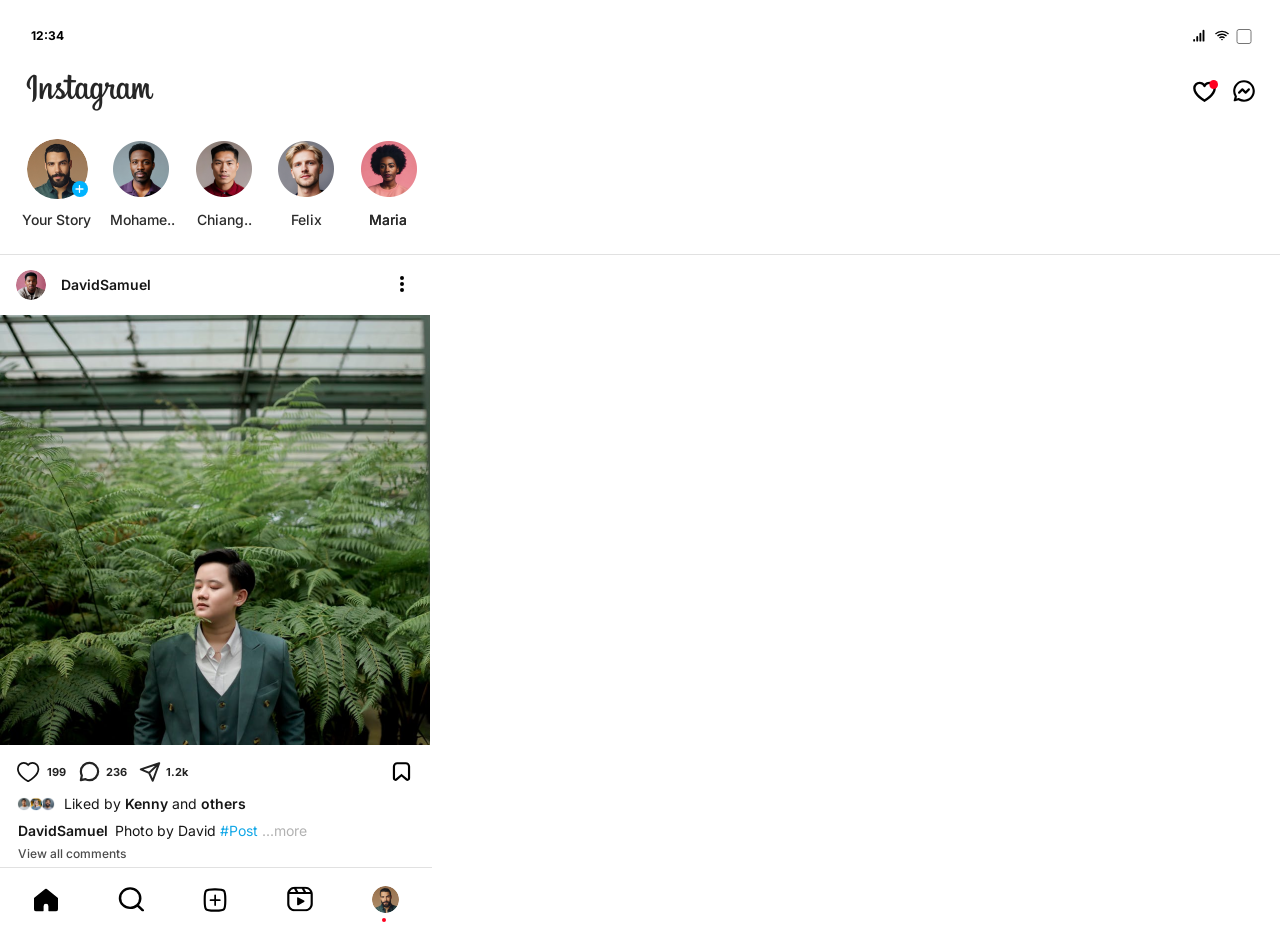
<file: index.html>
<!DOCTYPE html><html><head><meta charset="utf-8"><meta name="viewport" content="initial-scale=1, width=device-width"><link rel="stylesheet" href="account.ed6fbcb4.css"><link rel="stylesheet" href="index.3257b7e4.css"><link rel="stylesheet" href="https://fonts.googleapis.com/css2?family=Inter:wght@400;500;600;700&display=swap"></head><body> <div class="home"> <header class="home-inner"> <div class="frame-parent25"> <div class="frame-wrapper16"> <div class="frame-parent26"> <div class="frame"> <a class="a4">12:34</a> </div> <img class="instagram-logosvg-1-icon" alt src="instagram-logosvg-1@2x.1f11b9a9.png"> </div> </div> <div class="frame-parent27"> <div class="frame-parent28"> <div class="phcell-signal-high-bold-container"> <img class="phcell-signal-high-bold-icon4" loading="lazy" alt src="phcellsignalhighbold1.256770f8.svg"> <img class="vaadinsignal-icon4" alt src="vaadinsignal1.b7ccde68.svg"> </div> <div class="phheart-bold-wrapper"> <img class="phheart-bold-icon" loading="lazy" alt src="phheartbold.3d618db0.svg"> </div> </div> <div class="frame-parent29"> <input class="frame-input2" type="checkbox"> <img class="mingcutemessenger-line-icon" loading="lazy" alt src="mingcutemessengerline.86226396.svg"> </div> </div> </div> </header> <div class="march-131">March 13</div> <div class="home-child"> <div class="frame-parent30"> <div class="story-container-parent"> <div class="story-container"> <div class="avatar-story-list"> <div class="avatar-image-60-parent"> <img class="avatar-image-603" alt src="avatar--image602@2x.442899bb.png"> <div class="avatar-border-parent"> <div class="avatar-border"></div> <img class="vector-icon" alt src="vector.eb4d4ea6.svg"> </div> </div> <div class="avatar-images"> <img class="avatar-image-604" alt src="avatar--image603@2x.cc6b7620.png"> <img class="avatar-image-605" loading="lazy" alt src="avatar--image60-1@2x.e8573b5f.png"> </div> <div class="avatar-images"> <img class="avatar-image-604" alt src="avatar--image604@2x.3bf5e0cb.png"> <img class="avatar-image-605" loading="lazy" alt src="avatar--image60-2@2x.9d42ff05.png"> </div> <div class="avatar-images"> <img class="avatar-image-604" alt src="avatar--image605@2x.e453b5ad.png"> <img class="avatar-image-605" loading="lazy" alt src="avatar--image60-3@2x.521682b6.png"> </div> <div class="avatar-images"> <img class="avatar-image-604" alt src="avatar--image606@2x.ae1b6371.png"> <img class="avatar-image-604" alt src="avatar--image607@2x.c899f074.png"> <img class="avatar-image-6012" loading="lazy" alt src="avatar--image607@2x.c899f074.png"> </div> <div class="avatar-images"> <img class="avatar-image-604" alt src="avatar--image606@2x.ae1b6371.png"> <img class="avatar-image-605" loading="lazy" alt src="avatar--image60-5@2x.901ca8f1.png"> </div> </div> </div> <div class="story-usernames-parent"> <div class="story-usernames"> <div class="your-story">Your Story</div> </div> <div class="mohame-parent"> <div class="mohame">Mohame..</div> <div class="text-wrapper"> <div class="text"> <p class="blank-line">&nbsp;</p> <p class="blank-line">&nbsp;</p> <p class="blank-line">&nbsp;</p> <p class="blank-line">&nbsp;</p> <p class="blank-line">&nbsp;</p> <p class="blank-line">&nbsp;</p> <p class="blank-line">&nbsp;</p> <p class="blank-line">&nbsp;</p> <p class="blank-line">&nbsp;</p> <p class="blank-line">&nbsp;</p> <p class="blank-line">&nbsp;</p> <p class="blank-line">&nbsp;</p> <p class="blank-line">&nbsp;</p> <p class="blank-line">&nbsp;</p> <p class="blank-line">&nbsp;</p> <p class="blank-line">&nbsp;</p> <p class="blank-line">&nbsp;</p> <p class="blank-line">&nbsp;</p> <p class="blank-line">&nbsp;</p> </div> </div> </div> <div class="chiang">Chiang..</div> <div class="story-usernames1"> <div class="felix">Felix</div> </div> <div class="double-name"> <div class="maria">Maria</div> <div class="maria1">Maria</div> </div> <div class="phillip">Phillip</div> </div> </div> <div class="single-avatar-container-parent"> <div class="avatar-images"> <img class="avatar-image-604" alt src="avatar--image606@2x.ae1b6371.png"> <img class="avatar-image-605" loading="lazy" alt src="avatar--image60-6@2x.5327de30.png"> </div> <div class="username-container"> <div class="kaiya">Kaiya</div> </div> </div> </div> </div> <img class="avatar-image-6017" alt src="avatar--image608@2x.4a2e251c.png"> <div class="markus">Markus</div> <div class="divider"></div> <div class="post-content-parent"> <main class="post-content"> <div class="post-details"> <div class="post-header"> <div class="user-action"> <img class="avatar-image-6018" loading="lazy" alt src="avatar--image60-7@2x.652411bd.png"> <div class="post-username-container"> <div class="davidsamuel">DavidSamuel</div> </div> </div> <div class="ellipsis-container"> <img class="ellipsis-icon1" loading="lazy" alt src="ellipsis1.462d842b.svg"> </div> </div> </div> <section class="post-engagement"> <div class="engagement-details"> <div class="engagement-icons"> <div class="heart-container"> <div class="heart"> <img class="vector-icon1" loading="lazy" alt src="vector-1.8c039fad.svg"> </div> </div> <div class="comment-container-parent"> <div class="comment-container"> <div class="comment-number-wrapper"> <b class="comment-number">199</b> </div> <div class="comment-icon"> <img class="iconamooncomment-bold1" loading="lazy" alt src="iconamooncommentbold1.6a50f4a8.svg"> <b class="comment-label">236</b> </div> <div class="comment-icon"> <img class="lucidesend-icon1" loading="lazy" alt src="lucidesend1.1c402cb7.svg"> <b class="comment-label">1.2k</b> </div> </div> <img class="gravity-uibookmark-icon" loading="lazy" alt src="gravityuibookmark.a08d1a98.svg"> </div> </div> </div> <div class="likes-details-wrapper"> <div class="likes-details"> <div class="likes-avatar"> <div class="likes-avatars"> <img class="avatar-image-14" alt src="avatar--image14@2x.c857dadb.png"> <img class="avatar-image-141" alt src="avatar--image14-1@2x.b0093f8d.png"> <img class="avatar-image-142" alt src="avatar--image14-2@2x.c60117f0.png"> </div> <div class="liked-by-kenny-container"> <span>Liked by</span> <span class="kenny"> Kenny </span> <span>and</span> <span class="kenny"> others</span> </div> </div> <div class="post-description"> <div class="description-details"> <div class="davidsamuel">DavidSamuel</div> <div class="photo-by-david-container"> <span>Photo by David </span> <span class="post1">#Post </span> <span class="more">...more</span> </div> </div> </div> </div> </div> <div class="view-all-comments-wrapper"> <div class="view-all-comments">View all comments</div> </div> <footer class="ellipsis-parent"> <img class="ellipsis-icon2" loading="lazy" alt src="ellipsis1.462d842b.svg"> <div class="navigation-icons2"> <div class="navigation-icons-child"></div> <div class="navigation-icons-item"></div> <div class="navigation-icons-inner"> <div class="icon-names-parent"> <div class="icon-names"> <img class="teenyiconshome-solid3" loading="lazy" alt src="teenyiconshomesolid3.f4b05f10.svg"> </div> <img class="iconamoonsearch-light4" loading="lazy" alt src="iconamoonsearchlight.33dae91d.svg" id="iconamoonsearchLight"> <div class="icon-names"> <img class="icon" loading="lazy" alt src="frame-1.282113ed.svg" id="icon"> </div> <img class="iconamoonsearch-light4" loading="lazy" alt src="nounreelsvideo4512655-1-1.702a9ade.svg" id="nounReelsVideo45126551Icon"> <img class="avatar-image-6019" loading="lazy" alt src="avatar--image601@2x.7f92fef5.png" id="avatarImage608"> </div> </div> </div> </footer> </section> </main> <div class="rectangle-wrapper"> <img class="frame-child29" loading="lazy" alt src="rectangle-1@2x.94e72e83.png"> </div> </div> <div class="home-item"></div> <img class="frame-child29" alt src="rectangle-2@2x.90d7137e.png"> <div class="engagement-container-two-wrapper"> <div class="engagement-container-two"> <div class="engagement-icons-two"> <div class="heart-container"> <div class="heart"> <img class="vector-icon1" alt src="vector-1.8c039fad.svg"> </div> </div> <div class="comment-container-parent"> <div class="comment-container"> <div class="wrapper1"> <b class="b1">199</b> </div> <div class="comment-icon"> <img class="iconamooncomment-bold1" alt src="iconamooncommentbold1.6a50f4a8.svg"> <b class="b2">236</b> </div> <div class="comment-icon"> <img class="lucidesend-icon1" alt src="lucidesend1.1c402cb7.svg"> <b class="b2">1.2k</b> </div> </div> <img class="gravity-uibookmark-icon" alt src="gravityuibookmark.a08d1a98.svg"> </div> </div> <div class="likes-avatars-parent"> <div class="avatar-images"> <img class="avatar-image-143" alt src="avatar--image14-2@2x.c60117f0.png"> <img class="avatar-image-144" alt src="avatar--image14-1@2x.b0093f8d.png"> <img class="avatar-image-145" alt src="avatar--image14@2x.c857dadb.png"> </div> <div class="liked-by-james-container"> <span>Liked by</span> <span class="kenny"> James </span> <span>and</span> <span class="kenny"> others</span> </div> </div> <div class="caption-wrapper"> <div class="caption"> <div class="markus-parent"> <div class="markus1">Markus</div> <div class="flexing-post-more-container"> <span>Flexing </span> <span class="post1">#Post </span> <span class="more">...more</span> </div> </div> <div class="view-all-comments1">View all comments</div> <div class="march-112">March 11</div> </div> </div> </div> </div> </div> <script>var e=document.getElementById("iconamoonsearchLight");e&&e.addEventListener("click",function(e){window.location.href="./search.html"});var n=document.getElementById("icon");n&&n.addEventListener("click",function(e){window.location.href="./add-post.html"});var t=document.getElementById("nounReelsVideo45126551Icon");t&&t.addEventListener("click",function(e){window.location.href="./reels.html"});var o=document.getElementById("avatarImage608");o&&o.addEventListener("click",function(e){window.location.href="./account.html"});</script> </body></html>
</file>
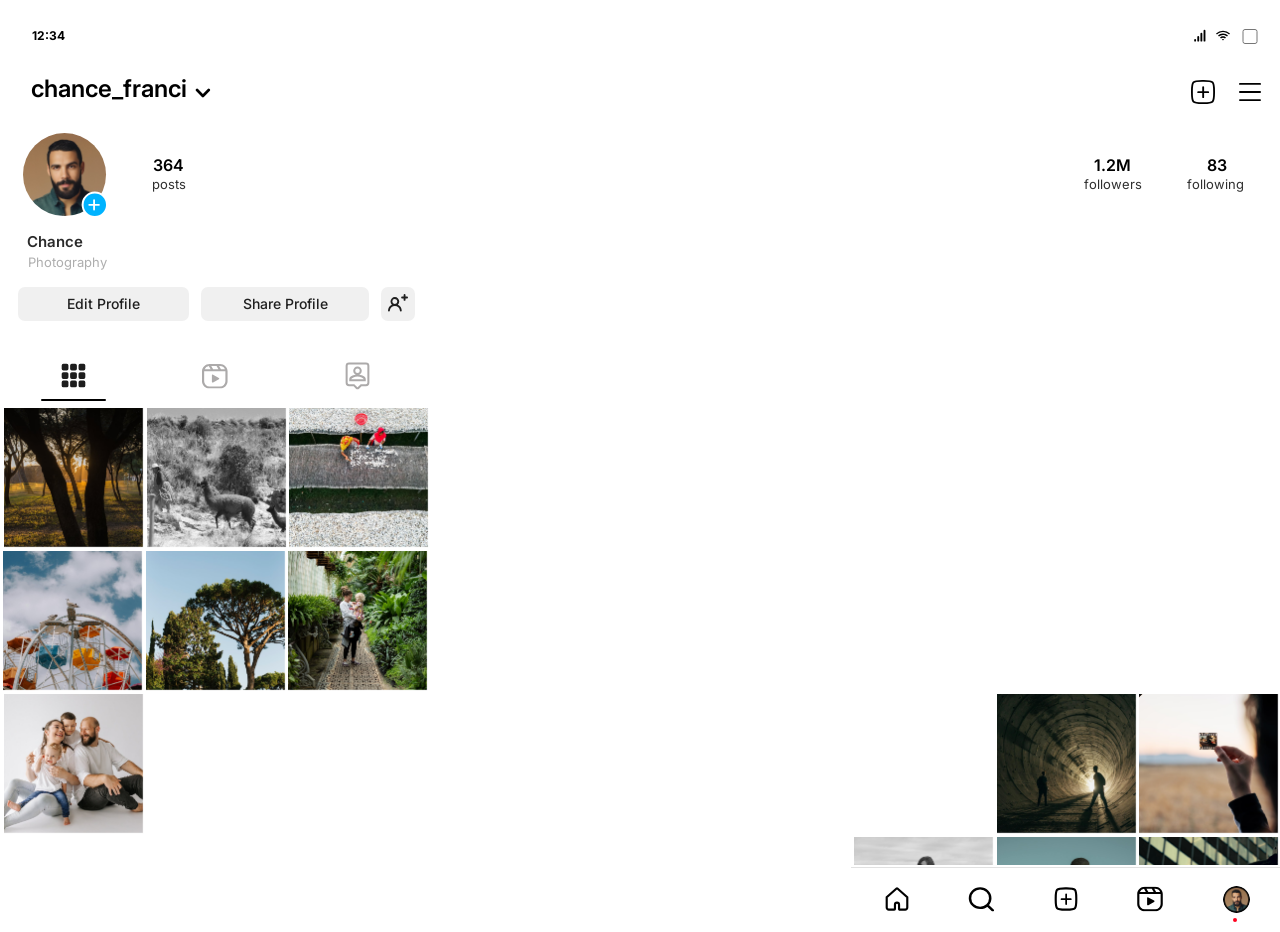
<file: account.html>
<!DOCTYPE html><html><head><meta charset="utf-8"><meta name="viewport" content="initial-scale=1, width=device-width"><link rel="stylesheet" href="account.ed6fbcb4.css"><link rel="stylesheet" href="account.5587ef97.css"><link rel="stylesheet" href="https://fonts.googleapis.com/css2?family=Inter:wght@400;500;600;700&display=swap"></head><body> <div class="account"> <div class="march-13">March 13</div> <div class="rectangle-container"> <img class="frame-child2" alt src="rectangle-31@2x.6be49d2d.png"> <img class="frame-child3" alt src="rectangle-32@2x.4828b074.png"> <img class="frame-child4" alt src="rectangle-33@2x.861026c2.png"> </div> <main class="frame-main"> <div class="frame-parent2"> <div class="frame-parent3"> <div class="container"> <a class="a1">12:34</a> </div> <div class="frame-wrapper4"> <div class="frame-parent4"> <div class="chance-franci-wrapper"> <h2 class="chance-franci">chance_franci</h2> </div> <div class="frame-parent5"> <div class="frame-wrapper5"> <div class="m-parent"> <div class="frame-parent7"> <img class="frame-child5" loading="lazy" alt src="frame-60.93de172e.svg"> <div class="frame-wrapper6"> <div class="chance-parent"> <div class="chance">Chance</div> <div class="photography-wrapper"> <div class="photography">Photography</div> </div> </div> </div> </div> <div class="frame-wrapper7"> <div class="parent"> <div class="div">364</div> <div class="posts">posts</div> </div> </div> </div> </div> <button class="edit-profile-wrapper"> <div class="edit-profile">Edit Profile</div> </button> </div> </div> </div> <div class="frame-parent8"> <div class="bigrid-3x3-gap-fill-wrapper"> <img class="bigrid-3x3-gap-fill-icon" loading="lazy" alt src="bigrid3x3gapfill.add26bbd.svg"> </div> <div class="parent"> <div class="vector-wrapper"> <img class="line-icon" loading="lazy" alt src="line-6.eb12271c.svg"> </div> <img class="content-background-icon" loading="lazy" alt src="rectangle-31-1@2x.fdc82729.png"> </div> </div> </div> <img class="background-icon" alt src="rectangle-31-2@2x.91d6940e.png"> </div> <div class="frame-parent10"> <div class="frame-parent11"> <div class="frame-parent12"> <div class="frame-parent13"> <div class="iconamoonarrow-up-2-light-wrapper"> <img class="iconamoonarrow-up-2-light1" loading="lazy" alt src="iconamoonarrowup2light1.94f54ee6.svg"> </div> <div class="frame-parent14"> <div class="frame-parent15"> <div class="frame-wrapper8"> <div class="phcell-signal-high-bold-group"> <img class="phcell-signal-high-bold-icon1" loading="lazy" alt src="phcellsignalhighbold1.256770f8.svg"> <img class="vaadinsignal-icon1" loading="lazy" alt src="vaadinsignal1.b7ccde68.svg"> </div> </div> <img class="frame-child6" loading="lazy" alt src="frame-61.dc08b868.svg"> </div> <div class="iconamoonarrow-up-2-light-wrapper"> <div class="frame-parent16"> <input class="frame-input" type="checkbox"> <img class="empty-battery-percentage" loading="lazy" alt src="frame-62.7da5adbf.svg"> </div> </div> </div> </div> <div class="frame-wrapper10"> <div class="frame-parent17"> <div class="frame-wrapper11"> <div class="m-parent"> <div class="m">1.2M</div> <div class="div1">83</div> </div> </div> <div class="followers-parent"> <div class="followers">followers</div> <div class="followers">following</div> </div> </div> </div> </div> <div class="frame-wrapper12"> <div class="frame-parent18"> <div class="octiconperson-add-16-wrapper"> <img class="octiconperson-add-16" loading="lazy" alt src="octiconpersonadd16.f3718444.svg"> </div> <div class="frame-parent19"> <button class="share-profile-wrapper"> <div class="share-profile">Share Profile</div> </button> <div class="frame-wrapper13"> <div class="m-parent"> <div class="noun-reels-video-4512655-1-wrapper"> <img class="noun-reels-video-4512655-1-icon" loading="lazy" alt src="nounreelsvideo4512655-1.86ab7c1b.svg"> </div> <img class="icround-person-pin-icon" loading="lazy" alt src="icroundpersonpin.f4fa7c2f.svg"> </div> </div> </div> <div class="rectangle-parent1"> <img class="frame-child7" alt src="rectangle-32-1@2x.d6f00dfa.png"> <img class="frame-child8" loading="lazy" alt src="rectangle-33-1@2x.5a57e794.png"> </div> </div> </div> </div> <div class="rectangle-parent2"> <img class="frame-child9" alt src="rectangle-32-2@2x.ec119b7b.png"> <img class="frame-child10" alt src="rectangle-33-2@2x.44afe079.png"> </div> </div> </main> <footer class="rectangle-parent3"> <img class="frame-child11" alt src="rectangle-31-3@2x.5f6d93ac.png"> <img class="frame-child12" alt src="rectangle-32-3@2x.67bb48cc.png"> <img class="frame-child13" alt src="rectangle-33-3@2x.eb8b5c13.png"> <div class="ellipse-parent"> <div class="frame-child14"></div> <div class="line-div"></div> <div class="frame-wrapper14"> <div class="frame-parent21"> <div class="noun-reels-video-4512655-1-wrapper"> <img class="teenyiconshome-solid" loading="lazy" alt src="teenyiconshomesolid.f8962c35.svg" id="teenyiconshomeSolid"> </div> <img class="iconamoonsearch-light" loading="lazy" alt src="iconamoonsearchlight.33dae91d.svg" id="iconamoonsearchLight"> <div class="noun-reels-video-4512655-1-wrapper"> <img class="teenyiconshome-solid" loading="lazy" alt src="frame-1.282113ed.svg" id="frameIcon1"> </div> <img class="iconamoonsearch-light" alt src="nounreelsvideo4512655-1-1.702a9ade.svg" id="nounReelsVideo45126551Icon"> <img class="avatar-image-60" loading="lazy" alt src="avatar--image60@2x.c5f20041.png"> </div> </div> </div> </footer> </div> <script>var e=document.getElementById("teenyiconshomeSolid");e&&e.addEventListener("click",function(e){window.location.href="./home.html"});var n=document.getElementById("iconamoonsearchLight");n&&n.addEventListener("click",function(e){window.location.href="./search.html"});var t=document.getElementById("frameIcon1");t&&t.addEventListener("click",function(e){window.location.href="./add-post.html"});var o=document.getElementById("nounReelsVideo45126551Icon");o&&o.addEventListener("click",function(e){window.location.href="./reels.html"});</script> </body></html>
</file>
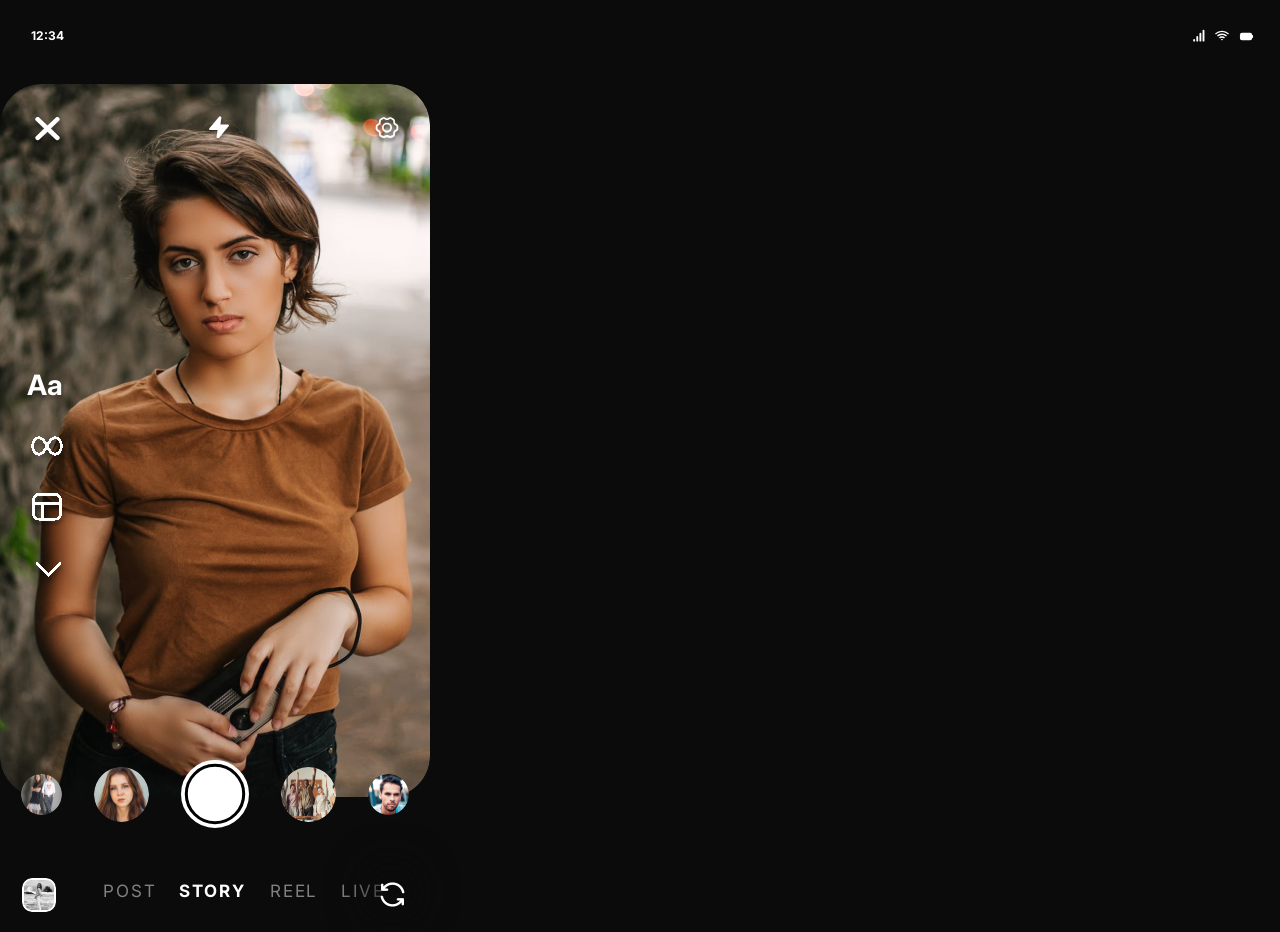
<file: add-post.html>
<!DOCTYPE html><html><head><meta charset="utf-8"><meta name="viewport" content="initial-scale=1, width=device-width"><link rel="stylesheet" href="account.ed6fbcb4.css"><link rel="stylesheet" href="add-post.0c1e7259.css"><link rel="stylesheet" href="https://fonts.googleapis.com/css2?family=Inter:wght@400;500;600;700&display=swap"></head><body> <div class="add-post"> <header class="add-post-inner"> <div class="frame-parent"> <div class="frame-wrapper"> <div class="frame-group"> <div class="wrapper"> <a class="a">12:34</a> </div> <img class="mingcuteclose-fill-icon" alt src="mingcuteclosefill.88c7d29e.svg"> </div> </div> <div class="frame-container"> <div class="phcell-signal-high-bold-parent"> <img class="phcell-signal-high-bold-icon" loading="lazy" alt src="phcellsignalhighbold.9d6ddc7b.svg"> <img class="vaadinsignal-icon" loading="lazy" alt src="vaadinsignal.dec7a6b8.svg"> </div> <div class="fluentbattery-0-32-filled-wrapper"> <img class="fluentbattery-0-32-filled-icon" loading="lazy" alt src="fluentbattery032filled.62480f03.svg"> </div> </div> </div> </header> <div class="rectangle-parent"> <img class="frame-child" alt src="rectangle-21@2x.ae8f0054.png"> <img class="evaflash-fill-icon" loading="lazy" alt src="evaflashfill.2ea63f5b.svg"> <img class="cisettings-icon" loading="lazy" alt src="cisettings.4da5035d.svg"> <img class="hugeiconsinfinity-01" loading="lazy" alt src="hugeiconsinfinity01.dcd7aa08.svg"> <img class="frame-item" loading="lazy" alt src="ellipse-8@2x.c200786b.png"> <img class="frame-inner" loading="lazy" alt src="ellipse-7@2x.42c226a9.png"> <img class="ellipse-icon" loading="lazy" alt src="ellipse-9@2x.b8f5a3a3.png"> </div> <div class="add-post-child"> <div class="frame-div"> <div class="aa-wrapper"> <h2 class="aa">Aa</h2> </div> <div class="frame-wrapper1"> <div class="mynauilayout-parent"> <img class="mynauilayout-icon" loading="lazy" alt src="mynauilayout.e38b9f54.svg"> <img class="iconamoonarrow-up-2-light" loading="lazy" alt src="iconamoonarrowup2light.5dc5c4e8.svg"> </div> </div> <footer class="frame-footer"> <div class="frame-parent1"> <div class="ellipse-wrapper"> <img class="frame-child1" loading="lazy" alt src="ellipse-10@2x.2464093b.png"> </div> <img class="frame-icon" loading="lazy" alt src="frame-49.9bae0358.svg"> </div> <div class="frame-wrapper2"> <div class="rectangle-group"> <img class="rectangle-icon" loading="lazy" alt src="rectangle-22@2x.ce3f5d51.png"> <div class="frame-wrapper3"> <div class="post-parent"> <div class="post">POST</div> <b class="story">STORY</b> <div class="reel">REEL</div> <div class="live-parent"> <div class="live">LIVE</div> <div class="ellipse-div"></div> <img class="material-symbolspublished-wit-icon" loading="lazy" alt src="materialsymbolspublishedwithchangesrounded@2x.f6df7a89.png"> </div> </div> </div> </div> </div> </footer> </div> </div> <div class="march-11">March 11</div> </div> </body></html>
</file>
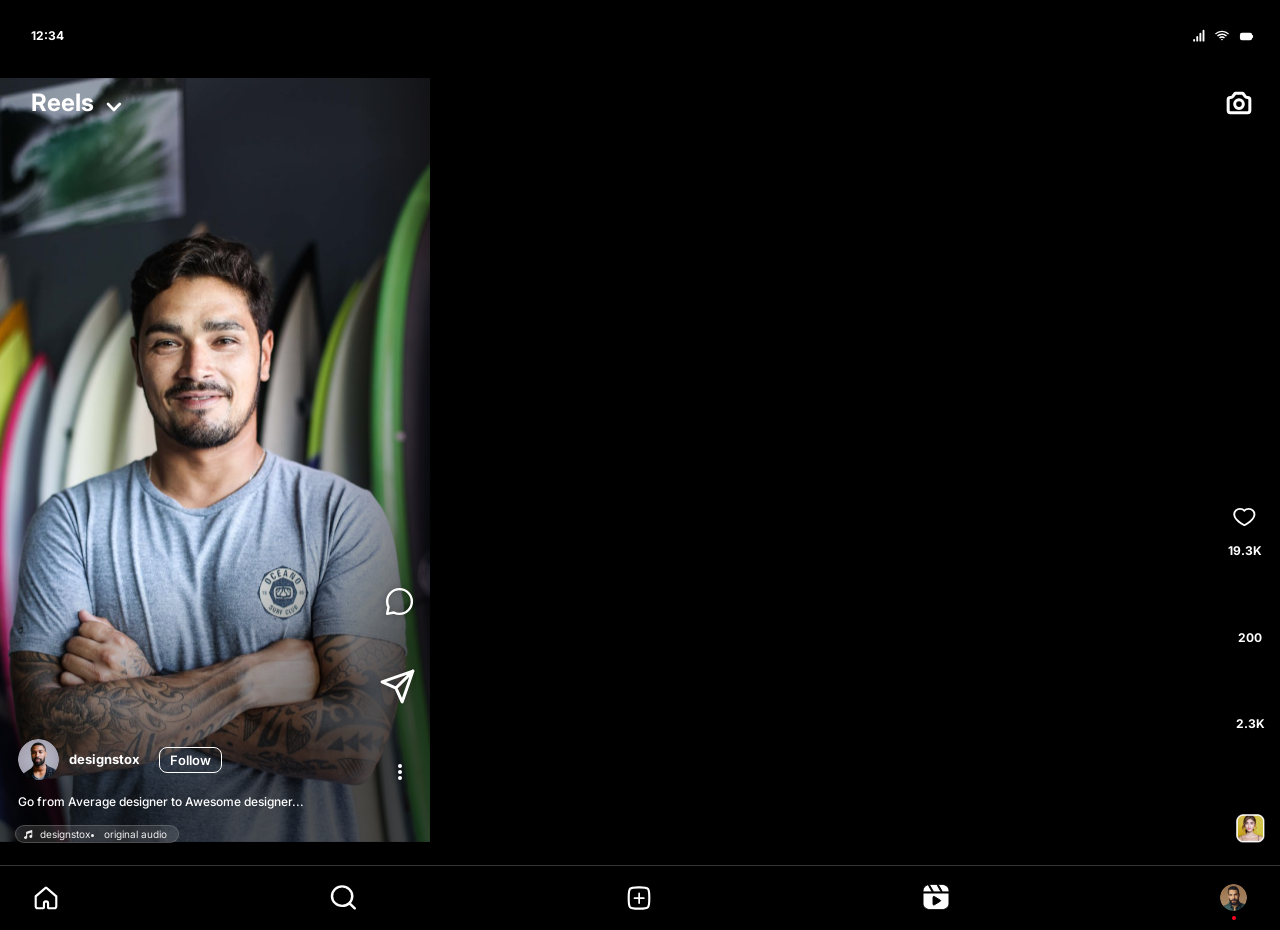
<file: reels.html>
<!DOCTYPE html><html><head><meta charset="utf-8"><meta name="viewport" content="initial-scale=1, width=device-width"><link rel="stylesheet" href="account.ed6fbcb4.css"><link rel="stylesheet" href="reels.7940f412.css"><link rel="stylesheet" href="https://fonts.googleapis.com/css2?family=Inter:wght@400;500;600;700&display=swap"></head><body> <div class="reels"> <main class="reel-item"> <img class="reel-item-child" alt src="rectangle-29@2x.b8ac0365.png"> <img class="iconamooncomment-bold" loading="lazy" alt src="iconamooncommentbold.afe94bed.svg"> <img class="lucidesend-icon" loading="lazy" alt src="lucidesend.0a2c8d69.svg"> <img class="ellipsis-icon" loading="lazy" alt src="ellipsis.34dcb381.svg"> </main> <div class="reels-child"></div> <header class="reel-item-content"> <div class="reel-item-header"> <div class="reel-item-title"> <a class="a2">12:34</a> <div class="reel-item-info"> <a class="reels1">Reels</a> <div class="reel-item-info-icon"> <img class="iconamoonarrow-up-2-light2" alt src="iconamoonarrowup2light2.5500d915.svg"> </div> </div> </div> <div class="reel-item-actions"> <div class="reel-item-action-icons"> <div class="reel-item-action-first-row"> <div class="reel-item-signal-icons"> <img class="phcell-signal-high-bold-icon2" loading="lazy" alt src="phcellsignalhighbold.9d6ddc7b.svg"> <img class="vaadinsignal-icon2" loading="lazy" alt src="vaadinsignal.dec7a6b8.svg"> </div> <div class="reel-item-actions"> <img class="fluentbattery-0-32-filled-icon1" loading="lazy" alt src="fluentbattery032filled.62480f03.svg"> </div> </div> <div class="reel-item-camera-icon"> <img class="iconoircamera" loading="lazy" alt src="iconoircamera.4053eb48.svg"> </div> </div> </div> </div> </header> <div class="profile-picture-background"></div> <div class="profile-info"> <div class="profile-name"> <div class="frame-parent22"> <img class="group-icon" loading="lazy" alt src="group-3.da6fccc6.svg"> <b class="k">19.3K</b> </div> </div> <div class="profile-username"> <b class="b">200</b> </div> <div class="profile-button"> <img class="profile-button-background" loading="lazy" alt src="rectangle-30@2x.d54fe264.png"> <div class="frame-parent23"> <div class="k-wrapper"> <b class="k1">2.3K</b> </div> <div class="profile-details"> <div class="profile-avatar"> <img class="avatar-image-41" loading="lazy" alt src="avatar--image41@2x.5296eea4.png"> <div class="profile-handle"> <b class="designstox">designstox</b> </div> <div class="profile-follow-button"> <div class="follow-wrapper"> <div class="follow">Follow</div> </div> </div> </div> </div> <div class="course-title"> <div class="go-from-average"> Go from Average designer to Awesome designer... </div> </div> <div class="audio-info"> <div class="audio-player"> <div class="audio-icon"> <img class="fa6-solidmusic-icon" loading="lazy" alt src="fa6solidmusic.ce358395.svg"> </div> <div class="audio-label"> <div class="designstox1">designstox</div> <div class="original-audio"> <ul class="original-audio1"> <li>original audio</li> </ul> </div> </div> </div> </div> <div class="separator"> <div class="separator-child"></div> </div> <footer class="navigation-bar"> <div class="navigation-icons"> <div class="audio-icon"> <img class="navigation-primary-icons-child" loading="lazy" alt src="teenyiconshomesolid1.03898d0a.svg" id="teenyiconshomeSolid"> </div> <img class="iconamoonsearch-light1" loading="lazy" alt src="iconamoonsearchlight1.ec591e7e.svg" id="iconamoonsearchLight"> <div class="audio-icon"> <img class="navigation-primary-icons-child" loading="lazy" alt src="frame-11.da321233.svg" id="frameIcon"> </div> <img class="noun-reels-6635309-1-icon" loading="lazy" alt src="nounreels6635309-1.72c4c80a.svg"> <img class="avatar-image-601" loading="lazy" alt src="avatar--image601@2x.7f92fef5.png" id="avatarImage60"> </div> </footer> </div> </div> </div> </div> <script>var e=document.getElementById("teenyiconshomeSolid");e&&e.addEventListener("click",function(e){window.location.href="./home.html"});var n=document.getElementById("iconamoonsearchLight");n&&n.addEventListener("click",function(e){window.location.href="./search.html"});var t=document.getElementById("frameIcon");t&&t.addEventListener("click",function(e){window.location.href="./add-post.html"});var o=document.getElementById("avatarImage60");o&&o.addEventListener("click",function(e){window.location.href="./account.html"});</script> </body></html>
</file>
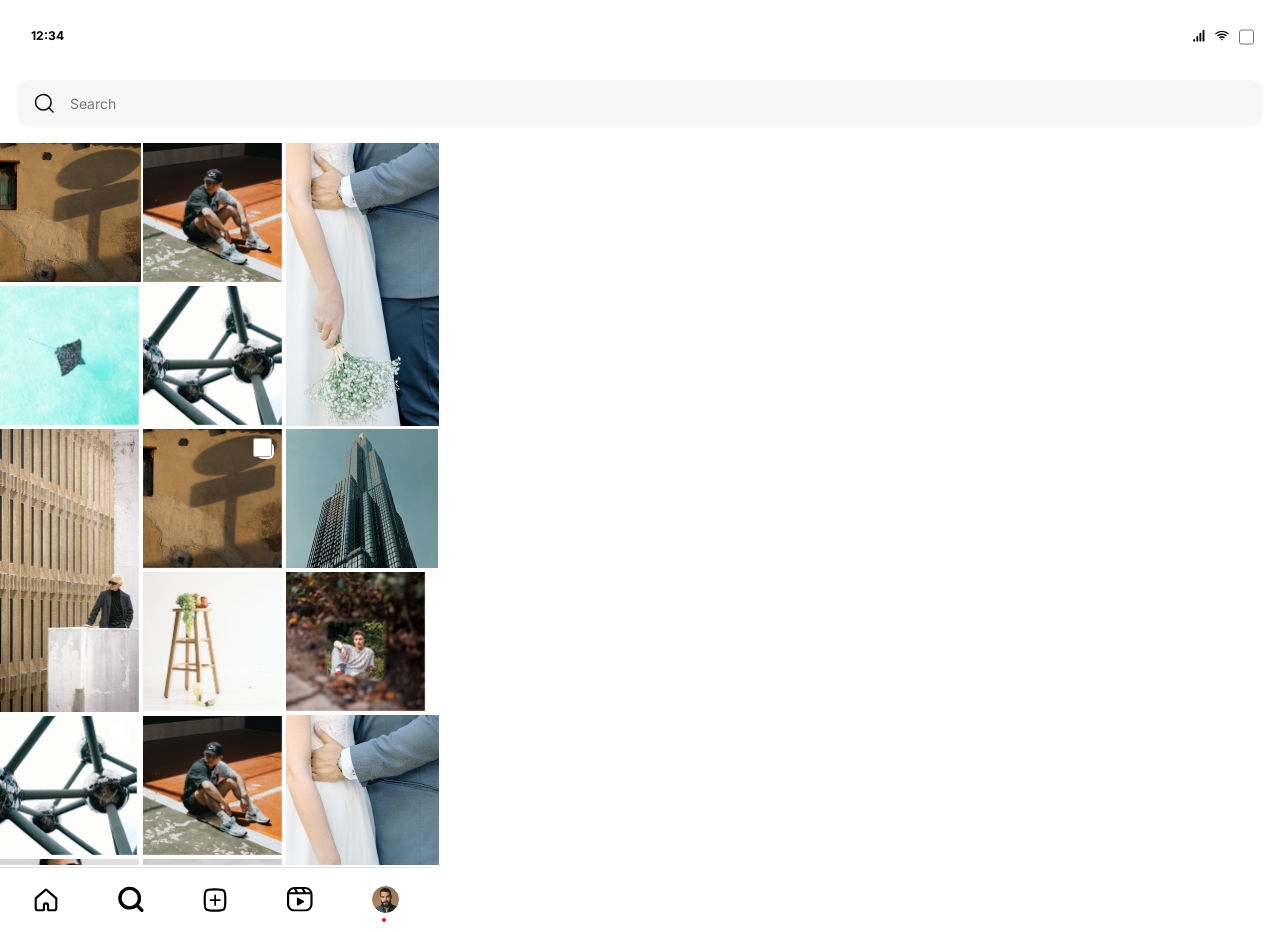
<file: search.html>
<!DOCTYPE html><html><head><meta charset="utf-8"><meta name="viewport" content="initial-scale=1, width=device-width"><link rel="stylesheet" href="account.ed6fbcb4.css"><link rel="stylesheet" href="search.6443ab88.css"><link rel="stylesheet" href="https://fonts.googleapis.com/css2?family=Inter:wght@400;500;600;700&display=swap"></head><body> <div class="search"> <div class="group-div"> <div class="rectangle-div"></div> <input class="rectangle-input" type="checkbox"> <div class="rectangle-parent4"> <div class="rectangle-div"></div> <input class="rectangle-input" type="checkbox"> </div> </div> <img class="search-child" alt src="rectangle-301@2x.2a62ef92.png"> <img class="search-item" alt src="rectangle-15@2x.70f0629b.png"> <img class="search-inner" alt src="rectangle-25@2x.761862c4.png"> <img class="search-child1" alt src="rectangle-19@2x.f6b5ac7f.png"> <img class="search-child2" alt src="rectangle-12@2x.04644af1.png"> <img class="search-child3" alt src="rectangle-20@2x.662459fb.png"> <img class="search-child4" alt src="rectangle-5@2x.ac9cc2e8.png"> <img class="search-child5" alt src="rectangle-5@2x.ac9cc2e8.png"> <img class="search-child6" alt src="rectangle-26@2x.d09b2d08.png"> <img class="search-child7" alt src="rectangle-26@2x.d09b2d08.png"> <img class="search-child8" alt src="rectangle-17@2x.0e908966.png"> <img class="search-child9" alt src="rectangle-27@2x.8892956d.png"> <img class="bottom-left-top-right" alt src="bottom-left-top-right@2x.6ff336b9.png"> <footer class="frame-parent24"> <div class="rectangle-parent5"> <img class="frame-child17" alt src="rectangle-301@2x.2a62ef92.png"> <div class="march-11-wrapper"> <div class="march-111">March 11</div> </div> </div> <img class="frame-child18" alt src="rectangle-28@2x.64a9370b.png"> </footer> <div class="rectangle-parent6"> <img class="frame-child19" loading="lazy" alt src="rectangle-25@2x.761862c4.png"> <div class="rectangle-parent7"> <div class="rectangle-div"></div> <input class="rectangle-input" type="checkbox"> </div> </div> <main class="status-icons"> <div class="status-bar"> <div class="signal-strength-parent"> <div class="signal-strength"> <a class="a3">12:34</a> </div> <div class="battery-status"> <div class="signal-strength1"> <img class="phcell-signal-high-bold-icon3" loading="lazy" alt src="phcellsignalhighbold1.256770f8.svg"> <img class="vaadinsignal-icon3" loading="lazy" alt src="vaadinsignal1.b7ccde68.svg"> </div> <input class="frame-input1" type="checkbox"> </div> </div> </div> <div class="search-bar"> <header class="search-bar1"> <div class="search-bar-child"></div> <img class="iconamoonsearch-light2" loading="lazy" alt src="iconamoonsearchlight2.94ac303f.svg"> <div class="search-label"> <h3 class="search1">Search</h3> </div> </header> </div> <section class="bottom-right-icons"> <div class="content-container"> <img class="bottom-right-bottom" alt src="bottom-right-bottom@2x.ba502638.png"> <div class="content-grid"> <div class="grid-row-one"> <img class="status-bar-right" alt src="status-bar-right@2x.208a03dc.png"> <div class="grid-row-two"> <img class="grid-row-two-child" loading="lazy" alt src="rectangle-9@2x.717b87cf.png"> <div class="bottom-right-top-left"> <img class="bottom-right-top-left-child" loading="lazy" alt src="rectangle-26@2x.d09b2d08.png"> <div class="rectangle-parent8"> <div class="rectangle-div"></div> <div class="frame-child22"></div> </div> </div> </div> </div> </div> </div> <div class="bottom-content"> <img class="bottom-content-child" loading="lazy" alt src="rectangle-6@2x.b46deffc.png"> <div class="rectangle-parent9"> <img class="frame-child23" loading="lazy" alt src="rectangle-20@2x.662459fb.png"> <img class="frame-child24" alt src="rectangle-6@2x.b46deffc.png"> <img class="status-bar-right" alt src="rectangle-211@2x.0532d0de.png"> <img class="frame-child26" alt src="status-bar-right@2x.208a03dc.png"> </div> </div> </section> </main> <div class="ellipse-group"> <div class="frame-child27"></div> <div class="frame-child28"></div> <div class="navigation"> <div class="navigation-icons1"> <div class="navigation-items"> <img class="navigation-items-child" loading="lazy" alt src="teenyiconshomesolid2.e87502e5.svg" id="teenyiconshomeSolid"> </div> <img class="iconamoonsearch-light3" alt src="iconamoonsearchlight-1.30ec1f80.svg"> <div class="navigation-items"> <img class="navigation-items-child" loading="lazy" alt src="frame-1.282113ed.svg" id="frameIcon"> </div> <img class="noun-reels-video-4512655-1-icon2" loading="lazy" alt src="nounreelsvideo4512655-11.afa505b3.svg" id="nounReelsVideo45126551Icon"> <img class="avatar-image-602" loading="lazy" alt src="avatar--image601@2x.7f92fef5.png" id="avatarImage60"> </div> </div> </div> </div> <script>var e=document.getElementById("teenyiconshomeSolid");e&&e.addEventListener("click",function(e){window.location.href="./home.html"});var n=document.getElementById("frameIcon");n&&n.addEventListener("click",function(e){window.location.href="./add-post.html"});var t=document.getElementById("nounReelsVideo45126551Icon");t&&t.addEventListener("click",function(e){window.location.href="./reels.html"});var o=document.getElementById("avatarImage60");o&&o.addEventListener("click",function(e){window.location.href="./account.html"});</script> </body></html>
</file>
<file: account.ed6fbcb4.css>
body{margin:0;line-height:normal}:root{--font-inter:Inter;--font-size-3xs:10px;--font-size-mid:17px;--font-size-xs:12px;--font-size-sm:14px;--font-size-smi:13px;--font-size-base:16px;--font-size-5xl:24px;--font-size-2xs:11px;--color-gray-100:#818181;--color-gray-200:#2b2b2b;--color-gray-300:#232323;--color-gray-400:#1f1f1f;--color-gray-500:#161616;--color-gray-600:#0b0b0b;--color-dimgray:#4c4c4c;--color-white:#fff;--color-gainsboro:#e1e1e1;--color-red:#ff001f;--color-whitesmoke-100:#f7f7f7;--color-whitesmoke-200:#f0f0f0;--color-lightgray:#d6d6d6;--color-darkslategray-100:#2f2f2f;--color-black:#000;--color-darkgray-100:#b2b2b2;--color-deepskyblue-100:#12a7e7;--gap-4xl:23px;--gap-xl:20px;--gap-15xl:34px;--gap-3xs:10px;--gap-mid-5:17.5px;--gap-123xl-7:142.7px;--gap-8xs:5px;--gap-4xs:9px;--gap-lg:18px;--gap-base:16px;--gap-6xs:7px;--gap-5xs:8px;--gap-26xl:45px;--gap-mini:15px;--gap-6xs-8:6.8px;--gap-2xs:11px;--gap-sm:14px;--padding-6xl:25px;--padding-lg:18px;--padding-xl:20px;--padding-10xs:3px;--padding-12xs:1px;--padding-6xs:7px;--padding-7xs:6px;--padding-5xs:8px;--padding-2xs:11px;--padding-11xs:2px;--padding-17xl:36px;--padding-lgi:19px;--padding-19xl:38px;--padding-14xl:33px;--padding-15xl:34px;--padding-11xs-5:1.5px;--padding-267xl:286px;--padding-3xs:10px;--padding-mid:17px;--padding-base:16px;--padding-8xs:5px;--padding-9xs:4px;--padding-mini:15px;--padding-sm:14px;--padding-smi:13px;--padding-xs:12px;--padding-4xs:9px;--padding-7xl:26px;--padding-12xl:31px;--padding-265xl:284px;--padding-36xl:55px;--br-3xs:10px;--br-11xl:30px;--br-6xs:7px;--br-7xs:6px;--br-xs:12px}
/*# sourceMappingURL=account.ed6fbcb4.css.map */
</file>
<file: index.3257b7e4.css>
.a4{color:inherit;white-space:nowrap;min-width:34px;font-weight:700;text-decoration:none;display:inline-block;position:relative}.frame{padding:0 var(--padding-5xs);flex-direction:row;justify-content:flex-start;align-items:flex-start;display:flex}.instagram-logosvg-1-icon{object-fit:cover;flex-shrink:0;align-self:stretch;max-width:100%;height:48px;position:relative;overflow:hidden}.frame-parent26,.frame-wrapper16{flex-direction:column;justify-content:flex-start;align-items:flex-start;display:flex}.frame-parent26{align-self:stretch;gap:24px}.frame-wrapper16{padding:var(--padding-10xs)0 0;box-sizing:border-box;width:134px}.phcell-signal-high-bold-icon4,.vaadinsignal-icon4{width:20px;height:20px;position:absolute;top:0;left:0;overflow:hidden}.vaadinsignal-icon4{width:14px;height:14px;top:3px;left:24px}.phcell-signal-high-bold-container{width:38px;height:20px;position:relative}.phheart-bold-icon{width:26px;height:26px;position:relative}.frame-parent28,.phheart-bold-wrapper{justify-content:flex-start;align-items:flex-start;display:flex}.phheart-bold-wrapper{padding:0 var(--padding-2xs)0 var(--padding-12xs);flex-direction:row}.frame-parent28{flex-direction:column;gap:33px}.frame-input2{width:26px;height:15px;margin:0}.mingcutemessenger-line-icon{flex-shrink:0;width:26px;height:26px;position:relative;overflow:hidden}.frame-parent27,.frame-parent29{justify-content:flex-start;align-items:flex-end;display:flex}.frame-parent29{gap:var(--gap-15xl);flex-direction:column}.frame-parent27{flex-direction:row;gap:2px}.frame-parent25,.home-inner{flex-direction:row;flex-shrink:0;align-items:flex-start;max-width:100%;display:flex}.frame-parent25{justify-content:space-between;gap:var(--gap-xl);flex:1}.home-inner{box-sizing:border-box;text-align:left;font-size:var(--font-size-xs);color:var(--color-black);font-family:var(--font-inter);justify-content:flex-start;align-self:stretch;padding:0 23px 7.5px}.march-131{font-size:var(--font-size-3xs);min-width:44px;font-weight:500;line-height:100%;display:none;position:relative}.avatar-border,.avatar-image-603{width:100%;height:100%;position:absolute;top:0;left:0}.avatar-image-603{border-radius:var(--br-11xl);object-fit:cover;flex-shrink:0;max-height:100%;bottom:0;overflow:hidden;margin:0!important}.avatar-border{border:0 solid var(--color-white);box-sizing:border-box;z-index:1;background-color:#00b3ff;border-radius:50%}.vector-icon{z-index:2;width:8.2px;height:8px;position:absolute;top:4px;left:3.4px}.avatar-border-parent{width:16px;height:16px;position:relative}.avatar-image-60-parent{padding:42px 0 var(--padding-11xs);box-sizing:border-box;flex-direction:row;justify-content:flex-end;align-items:flex-start;width:61px;display:flex;position:relative}.avatar-image-604,.avatar-image-605{border-radius:var(--br-11xl);object-fit:cover;flex-shrink:0;width:60px;height:60px;position:relative;overflow:hidden}.avatar-image-604{min-height:60px;display:none}.avatar-image-605{z-index:1}.avatar-images{flex-direction:row;justify-content:flex-start;align-items:flex-start;display:flex}.avatar-image-6012{border-radius:var(--br-11xl);object-fit:cover;z-index:2;flex-shrink:0;width:60px;height:60px;position:relative;overflow:hidden}.avatar-story-list,.story-container{flex-direction:row;align-items:flex-start;display:flex}.avatar-story-list{justify-content:space-between;gap:var(--gap-xl);flex-shrink:0;width:475px;max-width:118%}.story-container{padding:0 0 0 var(--padding-7xs);box-sizing:border-box;justify-content:flex-start;align-self:stretch;max-width:100%}.your-story{min-width:71px;font-weight:500;line-height:100%;display:inline-block;position:relative}.story-usernames{padding:0 var(--padding-2xs)0 0;flex-direction:column;justify-content:flex-start;align-items:flex-start;display:flex}.mohame{min-width:67px;font-weight:500;line-height:100%;display:inline-block;position:absolute;top:0;left:-33px;margin:0!important}.blank-line{margin:0}.text{z-index:1;width:0;height:280px;font-weight:500;line-height:100%;display:inline-block;position:relative}.mohame-parent,.text-wrapper{justify-content:flex-start;align-items:flex-start;display:flex}.text-wrapper{padding:0 var(--padding-mini)0 0;flex-direction:column}.mohame-parent{flex-direction:row;position:relative}.chiang,.felix{min-width:56px;font-weight:500;line-height:100%;display:inline-block;position:relative}.felix{min-width:31px}.story-usernames1{padding:0 var(--padding-5xs)0 0;flex-direction:column;justify-content:flex-start;align-items:flex-start;display:flex}.maria,.maria1{min-width:38px;font-weight:500;line-height:100%;display:inline-block;position:absolute;top:0;left:0}.maria1{z-index:1}.double-name{width:44px;height:14px;position:relative}.phillip{width:41px;font-weight:500;line-height:100%;display:inline-block;position:relative}.story-container-parent,.story-usernames-parent{justify-content:space-between;align-items:flex-start;gap:var(--gap-xl);flex-direction:row;flex-shrink:0;width:472px;max-width:116%;display:flex}.story-container-parent{box-sizing:border-box;justify-content:flex-start;gap:var(--gap-sm);flex-direction:column;width:409px;max-width:100%;padding:0}.kaiya{flex:1;font-weight:500;line-height:100%;position:relative}.username-container{padding:0 var(--padding-3xs)0 var(--padding-xs);flex-direction:row;justify-content:flex-end;align-self:stretch;align-items:flex-start;display:flex}.single-avatar-container-parent{justify-content:flex-start;align-items:flex-end;gap:var(--gap-sm);flex-direction:column;flex-shrink:0;width:60px;display:flex}.frame-parent30,.home-child{box-sizing:border-box;flex-direction:row;flex-shrink:0;justify-content:flex-start;align-items:flex-start;max-width:100%;display:flex}.frame-parent30{padding:var(--padding-11xs)0 var(--padding-11xs)21px;gap:93px;width:430px;height:92px;overflow:hidden}.home-child{text-align:center;color:var(--color-gray-200);padding:0 0 10.5px}.avatar-image-6017,.markus{display:none;position:relative}.avatar-image-6017{border-radius:var(--br-11xl);object-fit:cover;flex-shrink:0;width:30px;height:30px;overflow:hidden}.markus{color:var(--color-gray-500);min-width:51px;font-weight:600;line-height:100%}.avatar-image-6018,.divider{flex-shrink:0;position:relative}.divider{border-top:1.5px solid var(--color-gainsboro);box-sizing:border-box;align-self:stretch;height:1.5px}.avatar-image-6018{border-radius:var(--br-11xl);object-fit:cover;width:30px;height:30px;overflow:hidden}.davidsamuel{min-width:89px;font-weight:600;line-height:100%;display:inline-block;position:relative}.post-username-container,.user-action{justify-content:flex-start;align-items:flex-start;display:flex}.post-username-container{padding:var(--padding-5xs)0 0;flex-direction:column}.user-action{gap:var(--gap-mini);flex-direction:row}.ellipsis-icon1{object-fit:contain;flex-shrink:0;width:24px;height:24px;position:relative;overflow:hidden}.ellipsis-container{padding:var(--padding-11xs)0 0;flex-direction:column;justify-content:flex-start;align-items:flex-start;display:flex}.post-details,.post-header{flex-direction:row;align-items:flex-start;max-width:100%;display:flex}.post-header{justify-content:space-between;gap:var(--gap-xl);flex:1}.post-details{box-sizing:border-box;justify-content:flex-start;align-self:stretch;padding:0 54px}.vector-icon1{width:23.2px;height:20px;position:relative}.heart,.heart-container{flex-direction:column;justify-content:center;align-items:center;display:flex}.heart-container{padding:0 0 var(--padding-12xs);justify-content:flex-end;align-items:flex-start}.comment-number{min-width:20px;display:inline-block;position:relative}.comment-number-wrapper{flex-direction:row;justify-content:center;align-items:center;display:flex}.iconamooncomment-bold1{flex-shrink:0;width:23px;height:23px;position:relative;overflow:hidden}.comment-label{min-width:22px;display:inline-block;position:relative}.comment-icon{justify-content:center;align-items:center;gap:var(--gap-8xs);flex-direction:row;flex:1;display:flex}.lucidesend-icon1{flex-shrink:0;width:22px;height:22px;position:relative;overflow:hidden}.comment-container{justify-content:flex-start;align-items:center;gap:var(--gap-2xs);flex-direction:row;width:141px;display:flex}.gravity-uibookmark-icon{flex-shrink:0;width:23px;height:23px;min-height:23px;position:relative;overflow:hidden}.comment-container-parent{justify-content:space-between;align-items:center;gap:var(--gap-xl);flex-direction:row;flex:1;min-width:164px;max-width:100%;display:flex}.engagement-details,.engagement-icons{flex-direction:row;justify-content:flex-start;max-width:100%;display:flex}.engagement-icons{align-content:flex-end;align-items:flex-end;gap:var(--gap-6xs-8);flex-wrap:wrap;flex:1}.engagement-details{padding:0 var(--padding-36xl)var(--padding-4xs);box-sizing:border-box;align-self:stretch;align-items:flex-start}.avatar-image-14,.avatar-image-141,.avatar-image-142{border-radius:var(--br-6xs);object-fit:cover;width:14px;height:14px;position:absolute;top:0;left:24px;overflow:hidden}.avatar-image-141,.avatar-image-142{z-index:1;left:12px}.avatar-image-142{z-index:2;left:0}.likes-avatars{width:38px;height:14px;position:relative}.kenny{font-weight:600}.liked-by-kenny-container{line-height:100%;position:relative}.likes-avatar{justify-content:flex-start;align-items:flex-start;gap:var(--gap-4xs);flex-direction:row;display:flex}.post1{color:var(--color-deepskyblue-100)}.more{color:var(--color-darkgray-100)}.photo-by-david-container{text-align:left;line-height:100%;position:relative}.description-details{justify-content:flex-start;align-items:flex-start;gap:var(--gap-6xs);flex-direction:row;flex:1;display:flex}.post-description{padding:0 0 0 var(--padding-12xs);text-align:center;flex-direction:row;align-self:stretch}.likes-details,.likes-details-wrapper,.post-description{justify-content:flex-start;align-items:flex-start;display:flex}.likes-details{flex-direction:column;flex:1;gap:13px}.likes-details-wrapper{padding:0 var(--padding-36xl)var(--padding-8xs);box-sizing:border-box;font-size:var(--font-size-sm);color:var(--color-gray-500);flex-direction:row;width:400px;max-width:100%}.view-all-comments{min-width:108px;font-weight:500;line-height:100%;display:inline-block;position:relative}.view-all-comments-wrapper{font-size:var(--font-size-xs);color:var(--color-dimgray);flex-direction:row;justify-content:flex-start;align-items:flex-start;padding:0 56px;display:flex}.ellipsis-icon2{object-fit:contain;flex-shrink:0;width:24px;height:24px;position:absolute;bottom:-14px;right:54px;overflow:hidden;margin:0!important}.navigation-icons-child{background-color:var(--color-red);border-radius:50%;width:4px;height:4px;position:absolute;bottom:10px;right:82px;margin:0!important}.navigation-icons-item{border-top:1.5px solid var(--color-gainsboro);box-sizing:border-box;align-self:stretch;height:1.5px;position:relative}.teenyiconshome-solid3{flex-shrink:0;width:24px;height:24px;position:relative;overflow:hidden}.icon-names{padding:var(--padding-11xs-5)0 0;flex-direction:column;justify-content:flex-start;align-items:flex-start;display:flex}.iconamoonsearch-light4{cursor:pointer;flex-shrink:0;width:26px;height:26px;position:relative;overflow:hidden}.avatar-image-6019,.icon{cursor:pointer;width:24px;height:24px;position:relative}.avatar-image-6019{border-radius:var(--br-11xl);object-fit:cover;flex-shrink:0;width:27px;height:27px;min-height:27px;overflow:hidden}.icon-names-parent{justify-content:space-between;align-items:flex-start;gap:var(--gap-xl);flex-direction:row;flex:1;max-width:100%;display:flex}.navigation-icons-inner,.navigation-icons2{box-sizing:border-box;max-width:100%;display:flex}.navigation-icons-inner{padding:0 var(--padding-14xl)0 var(--padding-15xl);flex-direction:row;justify-content:flex-end;align-self:stretch;align-items:flex-start}.navigation-icons2{background-color:var(--color-white);padding:var(--padding-11xs)var(--padding-17xl)var(--padding-lgi)var(--padding-19xl);justify-content:flex-start;align-items:flex-end;gap:var(--gap-mid-5);z-index:1;flex-direction:column;flex:1;position:relative;overflow:hidden}.ellipsis-parent,.post-content,.post-engagement{justify-content:flex-start;align-items:flex-start;display:flex}.ellipsis-parent{flex-direction:row;align-self:stretch;max-width:100%;position:relative}.post-content,.post-engagement{font-family:var(--font-inter);flex-direction:column}.post-engagement{align-self:stretch;gap:var(--gap-8xs);text-align:left;font-size:var(--font-size-2xs);color:var(--color-gray-300);max-width:100%}.post-content{text-align:center;font-size:var(--font-size-sm);color:var(--color-gray-500);flex-shrink:0;gap:460px;width:506px;max-width:118%;margin-left:-38px}.frame-child29{object-fit:cover;flex-shrink:0;align-self:stretch;max-width:100%;max-height:100%;position:relative;overflow:hidden}.post-content-parent,.rectangle-wrapper{box-sizing:border-box;flex-shrink:0;justify-content:flex-start;align-items:flex-start;max-width:100%;display:flex}.rectangle-wrapper{flex-direction:column;width:430px;margin-left:-468px;padding:45px 0 0}.post-content-parent{flex-direction:row;align-self:stretch;padding:0 0 18.5px}.b1,.home-item{align-self:stretch;position:relative}.home-item{border-top:1.5px solid var(--color-gainsboro);box-sizing:border-box;height:1.5px;display:none}.b1{flex:1}.wrapper1{flex-direction:row;justify-content:center;align-items:center;width:20px;height:13px;display:flex}.b2{flex:1;height:13px;display:inline-block;position:relative}.engagement-icons-two{place-content:flex-end flex-start;align-self:stretch;align-items:flex-end;gap:var(--gap-6xs-8);font-size:var(--font-size-2xs);flex-flow:wrap;max-width:100%;display:flex}.avatar-image-143{border-radius:var(--br-6xs);object-fit:cover;z-index:2;flex-shrink:0;width:14px;height:14px;min-height:14px;position:relative;overflow:hidden}.avatar-image-144{z-index:1}.avatar-image-144,.avatar-image-145{border-radius:var(--br-6xs);object-fit:cover;flex-shrink:0;width:14px;height:14px;min-height:14px;margin-left:-2px;position:relative;overflow:hidden}.liked-by-james-container{flex:1;align-self:stretch;line-height:100%;position:relative}.likes-avatars-parent{padding:0 var(--padding-xl)0 0;box-sizing:border-box;justify-content:flex-start;align-items:flex-start;gap:var(--gap-4xs);color:var(--color-gray-500);flex-direction:row;width:247px;height:14px;display:flex}.markus1{align-self:stretch;width:51px;font-weight:600;line-height:100%;display:inline-block;position:relative}.flexing-post-more-container{flex:1;line-height:100%;position:relative}.markus-parent{justify-content:flex-start;align-self:stretch;align-items:flex-start;gap:var(--gap-6xs);color:var(--color-gray-500);flex-direction:row;flex:1;display:flex}.march-112,.view-all-comments1{font-size:var(--font-size-xs);width:108px;font-weight:500;line-height:100%;display:inline-block;position:relative}.march-112{font-size:var(--font-size-3xs);flex-shrink:0;width:44px;height:17px}.caption{align-self:stretch;gap:var(--gap-4xs);flex-direction:column;flex:1}.caption,.caption-wrapper,.engagement-container-two{justify-content:flex-start;align-items:flex-start;display:flex}.caption-wrapper{padding:0 var(--padding-12xs);box-sizing:border-box;color:var(--color-dimgray);flex-direction:row;width:200px;height:61px}.engagement-container-two{flex-direction:column;flex:1 0;gap:13.5px;max-width:100%}.engagement-container-two-wrapper,.home{box-sizing:border-box;justify-content:flex-start;align-items:flex-start;display:flex}.engagement-container-two-wrapper{padding:0 var(--padding-mid);color:var(--color-gray-300);flex-direction:row;flex-shrink:0;align-self:stretch;max-width:100%}.home{background-color:var(--color-white);padding:var(--padding-6xl)0 0;letter-spacing:normal;text-align:left;line-height:normal;font-size:var(--font-size-sm);color:var(--color-dimgray);font-family:var(--font-inter);flex-direction:column;gap:14.5px;width:100%;height:932px;position:relative;overflow:hidden}@media screen and (width<=400px){.likes-details-wrapper{padding-left:var(--padding-xl);padding-right:var(--padding-xl);box-sizing:border-box}}@media screen and (width<=398px){.story-usernames-parent{flex-wrap:wrap}}@media screen and (width<=348px){.icon-names-parent{flex-wrap:wrap;justify-content:center}}@media screen and (width<=292px){.frame-parent30{gap:var(--gap-4xl)}}@media screen and (width<=253px){.post-content{gap:115px}}
/*# sourceMappingURL=index.3257b7e4.css.map */
</file>
<file: account.5587ef97.css>
.march-13{z-index:0;min-width:44px;font-weight:500;line-height:100%;display:none;position:relative}.frame-child2{object-fit:cover;z-index:2;width:100%;height:100%;max-height:100%;position:absolute;top:0;bottom:0;left:-143px;margin:0!important}.frame-child3{object-fit:cover;z-index:3;width:143.3px;height:143.3px;position:relative}.frame-child4,.rectangle-container{position:absolute;margin:0!important}.frame-child4{object-fit:cover;z-index:4;width:100%;height:100%;max-height:100%;top:0;bottom:0;right:-142px}.rectangle-container{flex-direction:row;justify-content:flex-start;align-items:flex-start;display:flex;top:549px;left:144px}.a1{color:inherit;white-space:nowrap;min-width:34px;font-weight:700;text-decoration:none;display:inline-block;position:relative}.container{flex-direction:row;justify-content:flex-start;align-items:flex-start;padding:0 30px;display:flex}.chance-franci{font-size:inherit;margin:0;font-family:inherit;font-weight:600;line-height:100%;position:relative}.chance-franci-wrapper{padding:0 var(--padding-11xs)0 var(--padding-8xs);flex-direction:row;justify-content:flex-end;align-items:flex-start;display:flex}.frame-child5{width:85px;height:85px;position:relative}.chance,.photography{line-height:100%;display:inline-block;position:relative}.chance{min-width:56px;font-weight:600}.photography{min-width:79px}.photography-wrapper{padding:0 0 0 var(--padding-12xs);text-align:left;font-size:var(--font-size-smi);color:#aeaeae;flex-direction:row;justify-content:flex-start}.chance-parent,.frame-wrapper6,.photography-wrapper{align-items:flex-start;display:flex}.chance-parent{justify-content:flex-start;gap:var(--gap-6xs);flex-direction:column}.frame-wrapper6{padding:0 var(--padding-12xs)0 var(--padding-9xs);flex-direction:row;justify-content:flex-end}.frame-parent7{justify-content:flex-start;align-items:flex-end;gap:var(--gap-base);flex-direction:column;display:flex}.div,.posts{line-height:100%;display:inline-block;position:relative}.div{min-width:32px;font-weight:600}.posts{font-size:var(--font-size-smi);color:var(--color-darkslategray-100);min-width:34px}.parent{justify-content:flex-start;gap:var(--gap-8xs);flex-direction:column}.frame-wrapper5,.frame-wrapper7,.parent{align-items:flex-start;display:flex}.frame-wrapper7{font-size:var(--font-size-base);color:var(--color-black);flex-direction:column;justify-content:flex-start;padding:24px 0 0}.frame-wrapper5{padding:0 var(--padding-10xs)0 var(--padding-8xs);flex-direction:row;justify-content:flex-end;align-self:stretch}.edit-profile{font-size:var(--font-size-sm);font-weight:500;line-height:100%;font-family:var(--font-inter);color:var(--color-gray-400);text-align:center;min-width:73px;display:inline-block;position:relative}.edit-profile-wrapper{cursor:pointer;padding:var(--padding-3xs)49px;background-color:var(--color-whitesmoke-200);border-radius:var(--br-6xs);white-space:nowrap;border:0;flex-direction:row;justify-content:flex-start;align-items:flex-start;display:flex}.edit-profile-wrapper:hover,.share-profile-wrapper:hover{background-color:var(--color-lightgray)}.frame-parent5{align-self:stretch;align-items:flex-end;gap:var(--gap-lg);color:var(--color-gray-200);flex-direction:column;font-size:15px}.frame-parent4,.frame-parent5,.frame-wrapper4{justify-content:flex-start;display:flex}.frame-parent4{flex-direction:column;flex:1;align-items:flex-end;gap:32px}.frame-wrapper4{padding:0 0 var(--padding-6xs)var(--padding-base);text-align:center;font-size:var(--font-size-5xl);flex-direction:row;align-self:stretch;align-items:flex-start}.bigrid-3x3-gap-fill-icon{flex-shrink:0;width:27px;height:27px;position:relative;overflow:hidden}.bigrid-3x3-gap-fill-wrapper{flex-direction:row;justify-content:flex-start;align-items:flex-start;padding:0 58px;display:flex}.line-icon{width:65px;height:2px;position:relative}.vector-wrapper{flex-direction:row;justify-content:flex-start;align-items:flex-start;padding:0 39px;display:flex}.content-background-icon{object-fit:cover;width:143.3px;height:143.3px;position:relative}.frame-parent3,.frame-parent8{flex-direction:column;justify-content:flex-start;align-items:flex-start;display:flex}.frame-parent8{padding:0 var(--padding-xl)0 0;gap:var(--gap-3xs)}.frame-parent3{box-sizing:border-box;align-self:stretch;gap:var(--gap-15xl);flex-shrink:0;height:521.3px;padding:0 0 228.3px}.background-icon{object-fit:cover;z-index:4;flex-shrink:0;width:143.3px;height:143.3px;position:relative}.frame-parent2{padding:0 0 var(--padding-267xl);box-sizing:border-box;justify-content:flex-start;align-items:flex-start;gap:var(--gap-123xl-7);flex-direction:column;width:187px;min-width:187px;height:807.3px;display:flex}.iconamoonarrow-up-2-light1{object-fit:contain;width:19.8px;height:13px;position:relative}.iconamoonarrow-up-2-light-wrapper{padding:0 0 var(--padding-10xs);flex-direction:column;justify-content:flex-end;align-items:flex-start;display:flex}.phcell-signal-high-bold-icon1,.vaadinsignal-icon1{width:20px;height:20px;position:absolute;top:0;left:0;overflow:hidden}.vaadinsignal-icon1{width:14px;height:14px;top:3px;left:24px}.phcell-signal-high-bold-group{width:38px;height:20px;position:relative}.frame-wrapper8{padding:0 0 0 var(--padding-12xs);flex-direction:row;justify-content:flex-start;align-items:flex-start;display:flex}.frame-child6{width:24px;height:24px;position:relative}.frame-parent15{flex-direction:column;justify-content:flex-start;align-items:flex-start;gap:35px;display:flex}.frame-input{width:22px;height:15px;margin:0}.empty-battery-percentage{width:22px;height:18px;position:relative}.frame-parent16{flex-direction:column;justify-content:flex-start;align-items:flex-start;gap:39px;display:flex}.frame-parent13,.frame-parent14{justify-content:flex-start;align-items:flex-end;gap:var(--gap-4xs);flex-direction:row;display:flex}.frame-parent13{justify-content:space-between;align-self:stretch;gap:var(--gap-xl)}.div1,.m{min-width:37px;font-weight:600;line-height:100%;display:inline-block;position:relative}.div1{min-width:21px}.frame-wrapper11,.m-parent{flex-direction:row;align-items:flex-start;display:flex}.m-parent{justify-content:space-between;gap:var(--gap-xl);flex:1}.frame-wrapper11{padding:0 var(--padding-mid)0 var(--padding-3xs);justify-content:flex-start;align-self:stretch}.followers{min-width:56px;line-height:100%;display:inline-block;position:relative}.followers-parent{justify-content:space-between;align-self:stretch;gap:var(--gap-xl);font-size:var(--font-size-smi);color:var(--color-darkslategray-100);flex-direction:row}.followers-parent,.frame-parent17,.frame-wrapper10{align-items:flex-start;display:flex}.frame-parent17{justify-content:flex-start;gap:var(--gap-8xs);flex-direction:column;flex:1}.frame-wrapper10{padding:0 var(--padding-mid);box-sizing:border-box;flex-direction:row;justify-content:flex-end;width:194px}.frame-parent12{padding:0 var(--padding-lgi)0 0;flex-direction:column;justify-content:flex-start;align-self:stretch;align-items:flex-end;gap:53px;display:flex}.octiconperson-add-16{flex-shrink:0;width:20px;height:20px;position:relative;overflow:hidden}.octiconperson-add-16-wrapper{border-radius:var(--br-6xs);background-color:var(--color-whitesmoke-200);padding:var(--padding-6xs);flex-direction:row;justify-content:center;align-items:center;display:flex;position:absolute;top:0;left:180px}.share-profile{font-size:var(--font-size-sm);font-weight:500;line-height:100%;font-family:var(--font-inter);color:var(--color-gray-400);text-align:center;min-width:86px;display:inline-block;position:relative}.share-profile-wrapper{cursor:pointer;padding:var(--padding-3xs)41px;background-color:var(--color-whitesmoke-200);border-radius:var(--br-6xs);white-space:nowrap;border:0;flex-direction:row;justify-content:flex-start;align-items:flex-start;display:flex}.noun-reels-video-4512655-1-icon{flex-shrink:0;width:26px;height:26px;position:relative;overflow:hidden}.noun-reels-video-4512655-1-wrapper{padding:var(--padding-11xs-5)0 0;flex-direction:column;justify-content:flex-start;align-items:flex-start;display:flex}.icround-person-pin-icon{flex-shrink:0;width:29px;height:29px;min-height:29px;position:relative;overflow:hidden}.frame-parent19,.frame-wrapper13{justify-content:flex-start;align-items:flex-start;display:flex}.frame-wrapper13{padding:0 0 0 var(--padding-12xs);flex-direction:row;align-self:stretch}.frame-parent19{flex-direction:column;gap:40px;width:171px;position:absolute;top:0;left:0}.frame-child7{object-fit:cover;z-index:1;width:100%;height:100%;max-height:100%;position:absolute;top:0;bottom:0;left:-142px;margin:0!important}.frame-child8{object-fit:cover;z-index:2;width:143.3px;height:143.3px;position:relative}.rectangle-parent1{flex-direction:row;justify-content:flex-start;align-items:flex-start;display:flex;position:absolute;top:119px;left:86px}.frame-parent18{flex:1;height:262.3px;position:relative}.frame-parent11,.frame-wrapper12{justify-content:flex-start;align-self:stretch;align-items:flex-start;display:flex}.frame-wrapper12{padding:0 0 0 var(--padding-5xs);flex-direction:row}.frame-parent11{box-sizing:border-box;flex-direction:column;flex-shrink:0;gap:96px;height:524.3px;padding:0 0 358.3px}.frame-child9{object-fit:cover;z-index:5;width:100%;height:100%;max-height:100%;position:absolute;top:0;bottom:0;left:-142px;margin:0!important}.frame-child10{object-fit:cover;z-index:6;width:143.3px;height:143.3px;position:relative}.rectangle-parent2{flex-direction:row;justify-content:flex-start;align-items:flex-start;display:flex;position:relative}.frame-main,.frame-parent10{justify-content:flex-start;align-items:flex-end;display:flex}.frame-parent10{padding:0 0 var(--padding-267xl);box-sizing:border-box;gap:var(--gap-123xl-7);text-align:center;font-size:var(--font-size-base);flex-direction:column;flex:1;min-width:154px;height:810.3px}.frame-main{padding:0 0 0 var(--padding-11xs);text-align:left;font-size:var(--font-size-xs);color:var(--color-black);font-family:var(--font-inter);flex-direction:row;align-self:stretch;gap:4px}.frame-child11,.frame-child12{object-fit:cover;width:143.3px;height:143.3px;bottom:-46.3px}.frame-child11{z-index:6;position:absolute;left:39px;margin:0!important}.frame-child12{z-index:7;right:180.7px}.frame-child12,.frame-child13,.frame-child14{position:absolute;margin:0!important}.frame-child13{object-fit:cover;z-index:8;width:143.3px;height:143.3px;bottom:-46.3px;right:38.7px}.frame-child14{background-color:var(--color-red);border-radius:50%;width:4px;height:4px;bottom:10px;right:82px}.line-div{border-top:1.5px solid var(--color-gainsboro);box-sizing:border-box;align-self:stretch;height:1.5px;position:relative}.teenyiconshome-solid{cursor:pointer;width:24px;height:24px;position:relative}.avatar-image-60,.iconamoonsearch-light{flex-shrink:0;position:relative;overflow:hidden}.iconamoonsearch-light{cursor:pointer;width:26px;height:26px}.avatar-image-60{border-radius:var(--br-11xl);object-fit:cover;width:27px;height:27px;min-height:27px}.frame-parent21{justify-content:space-between;align-items:flex-start;gap:var(--gap-xl);flex-direction:row;flex:1;max-width:100%;display:flex}.ellipse-parent,.frame-wrapper14{box-sizing:border-box;max-width:100%}.frame-wrapper14{padding:0 var(--padding-14xl)0 var(--padding-15xl);flex-direction:row;justify-content:flex-end;align-self:stretch;align-items:flex-start;display:flex}.ellipse-parent{background-color:var(--color-white);padding:var(--padding-11xs)var(--padding-17xl)var(--padding-lgi)var(--padding-19xl);align-items:flex-end;gap:var(--gap-mid-5);z-index:9;flex-direction:column;flex:1;overflow:hidden}.account,.ellipse-parent,.rectangle-parent3{justify-content:flex-start;display:flex;position:relative}.rectangle-parent3{flex-direction:row;flex-shrink:0;align-items:flex-start;width:506px;max-width:118%;margin-right:-38.7px}.account{background-color:var(--color-white);padding:var(--padding-6xl)0 0;box-sizing:border-box;letter-spacing:normal;text-align:left;line-height:normal;font-size:var(--font-size-3xs);color:var(--color-dimgray);font-family:var(--font-inter);flex-direction:column;align-items:flex-end;gap:29.7px;width:100%;overflow:hidden}@media screen and (width<=348px){.frame-parent21{flex-wrap:wrap;justify-content:center}}@media screen and (width<=344px){.frame-parent2{flex:1}.frame-main{flex-wrap:wrap}}
/*# sourceMappingURL=account.5587ef97.css.map */
</file>
<file: add-post.0c1e7259.css>
.a{color:inherit;white-space:nowrap;min-width:34px;font-weight:700;text-decoration:none;display:inline-block;position:relative}.wrapper{padding:0 var(--padding-12xs)0 var(--padding-11xs);flex-direction:row;justify-content:flex-start;align-items:flex-start;display:flex}.mingcuteclose-fill-icon{z-index:1;width:37px;height:37px;position:relative}.frame-group,.frame-wrapper{flex-direction:column;justify-content:flex-start;align-items:flex-start;display:flex}.frame-group{gap:68px}.frame-wrapper{padding:var(--padding-10xs)0 0}.phcell-signal-high-bold-icon,.vaadinsignal-icon{width:20px;height:20px;position:absolute;top:0;left:0;overflow:hidden}.vaadinsignal-icon{width:14px;height:14px;top:3px;left:24px}.phcell-signal-high-bold-parent{width:38px;height:20px;position:relative}.fluentbattery-0-32-filled-icon{flex-shrink:0;width:15px;height:15px;position:relative;overflow:hidden}.fluentbattery-0-32-filled-wrapper{padding:0 0 var(--padding-12xs);flex-direction:column;justify-content:flex-end;align-items:flex-start;display:flex}.frame-container{justify-content:flex-start;align-items:flex-end;gap:var(--gap-3xs);flex-direction:row;display:flex}.add-post-inner,.frame-parent{flex-direction:row;align-items:flex-start;max-width:100%;display:flex}.frame-parent{justify-content:space-between;gap:var(--gap-xl);flex:1}.add-post-inner{padding:0 var(--padding-5xs)0 var(--padding-2xs);box-sizing:border-box;text-align:left;font-size:var(--font-size-xs);color:var(--color-white);font-family:var(--font-inter);justify-content:flex-start;align-self:stretch}.frame-child{object-fit:cover;border-radius:41px;width:430px;height:713px;position:absolute;top:0;left:0}.cisettings-icon,.evaflash-fill-icon,.hugeiconsinfinity-01{z-index:1;width:30px;height:30px;position:absolute;top:30.5px;left:204px}.cisettings-icon,.hugeiconsinfinity-01{left:372px}.hugeiconsinfinity-01{width:40px;height:40px;top:342px;left:27px}.ellipse-icon,.frame-inner,.frame-item{object-fit:cover;z-index:1;border-radius:50%;width:55px;height:55px;position:absolute;top:682.5px;left:94px}.ellipse-icon,.frame-inner{left:281px}.ellipse-icon{width:41px;height:41px;top:689.5px;left:368px}.rectangle-parent{width:100%;height:737.5px;position:absolute;top:84px;left:0;right:0;margin:0!important}.aa{font-size:inherit;text-shadow:0 4px 4px #00000059;z-index:1;min-width:40px;margin:0;font-family:inherit;font-weight:700;display:inline-block;position:relative}.aa-wrapper{padding:0 var(--padding-7xs);flex-direction:row;justify-content:flex-start;align-items:flex-start;display:flex}.iconamoonarrow-up-2-light,.mynauilayout-icon{z-index:1;width:38px;height:38px;position:relative}.iconamoonarrow-up-2-light{object-fit:contain;width:35px;height:23px}.frame-wrapper1,.mynauilayout-parent{justify-content:flex-start;display:flex}.mynauilayout-parent{align-items:flex-end;gap:var(--gap-15xl);flex-direction:column}.frame-wrapper1{padding:0 var(--padding-6xs)87px;flex-direction:row;align-items:flex-start}.frame-child1{object-fit:cover;z-index:1;border-radius:50%;width:41px;height:41px;position:relative}.ellipse-wrapper{flex-direction:column;justify-content:flex-start;align-items:flex-start;padding:13.5px 0 0;display:flex}.frame-icon{z-index:1;width:68px;height:68px;position:relative}.frame-parent1{justify-content:space-between;align-items:flex-start;gap:var(--gap-xl);flex-direction:row;width:228px;height:68px;display:flex}.rectangle-icon{border-radius:var(--br-3xs);object-fit:cover;width:34px;height:34px;position:relative}.post{min-width:54px}.live,.post,.reel,.story{letter-spacing:.11em;display:inline-block;position:relative}.story{color:var(--color-white);min-width:68px}.live,.reel{min-width:49px}.live{min-width:38.7px}.ellipse-div{filter:blur(19.8px);background-color:var(--color-gray-600);z-index:1;border-radius:50%;width:49px;height:50px;position:absolute;top:-15px;right:-31.3px;margin:0!important}.material-symbolspublished-wit-icon{object-fit:contain;z-index:2;flex-shrink:0;width:29px;height:29px;position:absolute;bottom:-8px;right:-22.3px;overflow:hidden;margin:0!important}.live-parent,.post-parent{flex-direction:row;align-items:flex-start;display:flex}.live-parent{justify-content:flex-start;position:relative}.post-parent{justify-content:space-between;align-self:stretch;gap:var(--gap-xl)}.frame-wrapper2,.frame-wrapper3,.rectangle-group{justify-content:flex-start;align-items:flex-start;display:flex}.frame-wrapper3{padding:var(--padding-10xs)0 0;box-sizing:border-box;flex-direction:column;flex:1;min-width:183px}.frame-wrapper2,.rectangle-group{flex-direction:row;max-width:100%}.rectangle-group{flex-wrap:wrap;flex:1;align-content:flex-start;gap:47px}.frame-wrapper2{padding:0 0 0 var(--padding-12xs);box-sizing:border-box;align-self:stretch}.frame-footer{text-align:left;font-size:var(--font-size-mid);color:var(--color-gray-100);font-family:var(--font-inter);flex-direction:column;align-self:stretch;gap:50px}.add-post-child,.frame-div,.frame-footer{justify-content:flex-start;align-items:flex-start;max-width:100%;display:flex}.frame-div{flex-direction:column;flex:1;gap:88px}.add-post-child{padding:0 var(--padding-10xs)386px;box-sizing:border-box;flex-direction:row;width:369.7px}.march-11{font-size:var(--font-size-3xs);color:var(--color-dimgray);flex-shrink:0;width:44px;height:17px;font-weight:500;line-height:100%;display:inline-block;position:relative}.add-post{background-color:var(--color-gray-600);padding:var(--padding-6xl)var(--padding-lg)var(--padding-xl);box-sizing:border-box;letter-spacing:normal;text-align:left;color:var(--color-white);font-size:28px;line-height:normal;font-family:var(--font-inter);flex-direction:column;justify-content:flex-start;align-items:flex-start;gap:220px;width:100%;height:932px;display:flex;position:relative;overflow:hidden}@media screen and (width<=364px){.frame-footer{gap:25px}.frame-div{gap:44px}}@media screen and (width<=363px){.rectangle-group{gap:var(--gap-4xl)}}@media screen and (width<=333px){.add-post{height:auto}}
/*# sourceMappingURL=add-post.0c1e7259.css.map */
</file>
<file: reels.7940f412.css>
.reel-item-child{object-fit:cover;flex:1;max-width:100%;height:764.4px;position:relative;overflow:hidden}.iconamooncomment-bold{z-index:1;flex-shrink:0;width:41px;height:41px;position:absolute;bottom:220.4px;right:10px;overflow:hidden;margin:0!important}.lucidesend-icon{z-index:1;flex-shrink:0;width:37px;height:37px;bottom:137.4px;right:14px;overflow:hidden}.ellipsis-icon,.lucidesend-icon,.reel-item{position:absolute;margin:0!important}.ellipsis-icon{object-fit:contain;z-index:1;flex-shrink:0;width:24px;height:24px;bottom:58.4px;right:18px;overflow:hidden}.reel-item{flex-direction:row;justify-content:flex-start;align-items:flex-start;width:430px;max-width:100%;display:flex;top:78px;left:0}.reels-child{z-index:1;width:23.2px;height:20px;display:none;position:relative}.a2{color:inherit;white-space:nowrap;min-width:34px;font-weight:700;text-decoration:none;display:inline-block;position:relative}.iconamoonarrow-up-2-light2,.reels1{z-index:1;flex-shrink:0;position:relative}.reels1{color:inherit;white-space:nowrap;min-width:65px;font-weight:700;text-decoration:none;display:inline-block}.iconamoonarrow-up-2-light2{object-fit:contain;width:19.8px;height:13px}.reel-item-info-icon{padding:var(--padding-sm)0 0;flex-direction:column}.reel-item-info,.reel-item-info-icon,.reel-item-title{justify-content:flex-start;align-items:flex-start;display:flex}.reel-item-info{gap:var(--gap-5xs);font-size:var(--font-size-5xl);flex-direction:row}.reel-item-title{gap:var(--gap-26xl);flex-direction:column}.phcell-signal-high-bold-icon2,.vaadinsignal-icon2{width:20px;height:20px;position:absolute;top:0;left:0;overflow:hidden}.vaadinsignal-icon2{width:14px;height:14px;top:3px;left:24px}.reel-item-signal-icons{width:38px;height:20px;position:relative}.fluentbattery-0-32-filled-icon1{flex-shrink:0;width:15px;height:15px;position:relative;overflow:hidden}.reel-item-action-first-row{justify-content:flex-start;align-items:flex-end;gap:var(--gap-3xs);flex-direction:row;display:flex}.iconoircamera{z-index:1;flex-shrink:0;width:26px;height:26px;position:relative;overflow:hidden}.reel-item-camera-icon{padding:0 var(--padding-11xs);flex-direction:row;justify-content:flex-end;align-items:flex-start;display:flex}.reel-item-action-icons{justify-content:flex-start;align-items:flex-end;gap:var(--gap-26xl);flex-direction:column;display:flex}.reel-item-actions{padding:0 0 var(--padding-12xs);flex-direction:column;justify-content:flex-end;align-items:flex-start;display:flex}.reel-item-content,.reel-item-header{flex-direction:row;max-width:100%;display:flex}.reel-item-header{justify-content:space-between;align-items:flex-end;gap:var(--gap-xl);flex:1}.reel-item-content{padding:0 var(--padding-7xl)0 var(--padding-12xl);box-sizing:border-box;text-align:left;font-size:var(--font-size-xs);color:var(--color-white);font-family:var(--font-inter);justify-content:flex-end;align-self:stretch;align-items:flex-start}.profile-picture-background{background-color:var(--color-red);border-radius:50%;width:4px;height:4px;position:absolute;bottom:10px;right:44px;margin:0!important}.group-icon,.k{z-index:1;position:relative}.group-icon{width:32.5px;height:28px}.k{text-shadow:0 0 5.8px #0000005c;align-self:stretch}.frame-parent22,.profile-name{align-items:flex-start;display:flex}.frame-parent22{flex-direction:column;flex:1;justify-content:flex-start;align-self:stretch;gap:12px}.profile-name{padding:0 var(--padding-lg);box-sizing:border-box;flex-direction:row;justify-content:flex-end;width:69px;height:55px}.b{text-shadow:0 0 5.8px #0000005c;z-index:1;flex:1;position:relative}.profile-username{padding:0 var(--padding-lg);box-sizing:border-box;flex-direction:row;justify-content:flex-end;align-items:flex-start;width:61px;display:flex}.profile-button-background{border-radius:var(--br-3xs);object-fit:cover;z-index:1;width:40px;height:40px;position:absolute;bottom:63px;right:10px;margin:0!important}.k1{text-shadow:0 0 5.8px #0000005c;z-index:1;width:28px;display:inline-block;position:relative}.k-wrapper{padding:0 var(--padding-base);text-align:center;flex-direction:row;justify-content:flex-end;align-self:stretch;align-items:flex-start;display:flex}.avatar-image-41{object-fit:cover;z-index:1;border-radius:20.5px;flex-shrink:0;width:41px;height:41px;position:relative;overflow:hidden}.designstox{text-shadow:0 0 8.3px #0000003d;z-index:1;align-self:stretch;position:relative}.profile-handle{padding:var(--padding-xs)var(--padding-4xs)0 0;flex-direction:column;flex:1;justify-content:flex-start;align-items:flex-start;display:flex}.follow{min-width:41px;font-weight:600;display:inline-block;position:relative}.follow-wrapper{border:1.5px solid var(--color-white);box-sizing:border-box;padding:var(--padding-9xs)var(--padding-5xs)var(--padding-9xs)var(--padding-3xs);z-index:1;border-radius:8px;flex-direction:row;width:62.5px;height:25.5px}.follow-wrapper,.profile-avatar,.profile-details,.profile-follow-button{justify-content:flex-start;align-items:flex-start;display:flex}.profile-follow-button{padding:var(--padding-5xs)0 0;box-sizing:border-box;flex-direction:column;height:32px}.profile-avatar,.profile-details{flex-direction:row}.profile-avatar{gap:var(--gap-3xs);flex:1}.profile-details{padding:0 var(--padding-lg)var(--padding-7xs);box-sizing:border-box;font-size:var(--font-size-smi);width:238px}.go-from-average{z-index:1;font-weight:500;position:relative}.course-title{padding:0 var(--padding-lg)var(--padding-5xs);box-sizing:border-box;flex-direction:row;justify-content:flex-start;align-items:flex-start;max-width:100%;display:flex}.fa6-solidmusic-icon{flex-shrink:0;width:9.4px;height:9px;position:relative;overflow:hidden}.audio-icon{padding:var(--padding-11xs-5)0 0;flex-direction:column;justify-content:flex-start;align-items:flex-start;display:flex}.designstox1{min-width:52px;display:inline-block;position:relative}.original-audio1{font-family:inherit;font-size:inherit;padding-left:var(--padding-smi);margin:0}.original-audio{min-width:79px;margin-left:-1px;display:inline-block;position:relative}.audio-info,.audio-label,.audio-player{flex-direction:row;justify-content:flex-start;align-items:flex-start;display:flex}.audio-player{padding:var(--padding-11xs)var(--padding-5xs);gap:var(--gap-6xs);z-index:1;background-color:#aaaaaa30;border:1px solid #8888886e;border-radius:24px}.audio-info{padding:0 var(--padding-mini)var(--padding-sm);font-size:var(--font-size-3xs);color:var(--color-whitesmoke-200)}.separator,.separator-child{box-sizing:border-box;align-self:stretch;max-width:100%}.separator-child{border-top:1.5px solid #353535;flex:1;position:relative}.separator{flex-direction:row;justify-content:flex-start;align-items:flex-start;height:11px;padding:0 0 9.5px;display:flex}.iconamoonsearch-light1,.navigation-primary-icons-child{cursor:pointer;width:26px;height:26px;position:relative}.navigation-primary-icons-child{width:24px;height:24px}.avatar-image-601,.noun-reels-6635309-1-icon{flex-shrink:0;width:26px;height:26px;position:relative;overflow:hidden}.avatar-image-601{border-radius:var(--br-11xl);object-fit:cover;cursor:pointer;width:27px;height:27px;min-height:27px}.navigation-icons{justify-content:space-between;gap:var(--gap-xl);flex-direction:row;flex:1;display:flex}.frame-parent23,.navigation-bar,.navigation-icons{align-items:flex-start;max-width:100%}.navigation-bar{padding:0 var(--padding-14xl)0 var(--padding-15xl);box-sizing:border-box;flex-direction:row;justify-content:flex-start;align-self:stretch;display:flex}.frame-parent23{gap:var(--gap-5xs);flex-direction:column;flex:1}.frame-parent23,.profile-button,.profile-info,.reels{justify-content:flex-start;display:flex}.profile-button{text-align:left;flex-direction:row;align-self:stretch;align-items:flex-start;max-width:100%;position:relative}.profile-info,.reels{flex-direction:column;align-items:flex-end}.profile-info{align-self:stretch;gap:71.5px;max-width:100%}.reels{background-color:var(--color-black);padding:var(--padding-6xl)0 var(--padding-lgi);box-sizing:border-box;letter-spacing:normal;text-align:center;line-height:normal;font-size:var(--font-size-xs);color:var(--color-white);font-family:var(--font-inter);gap:386px;width:100%;position:relative;overflow:hidden}@media screen and (width<=274px){.navigation-icons{flex-wrap:wrap;justify-content:center}}
/*# sourceMappingURL=reels.7940f412.css.map */
</file>
<file: search.6443ab88.css>
.rectangle-div,.rectangle-input{border-radius:var(--br-7xs);position:absolute}.rectangle-div{background-color:var(--color-white);width:17.1px;height:17.1px;top:3.9px;left:3.9px}.rectangle-input{border:1.5px solid var(--color-black);box-sizing:border-box;z-index:1;width:18.7px;height:18.7px;margin:0;top:0;left:0}.group-div,.rectangle-parent4{mix-blend-mode:screen;position:absolute}.rectangle-parent4{z-index:3;width:100%;height:100%;top:0;left:1px}.group-div{width:21px;height:21px;top:152px;left:110px}.search-child,.search-inner,.search-item{object-fit:cover;width:143.3px;height:143.3px;position:absolute;top:284px;left:-2px}.search-inner,.search-item{z-index:1;top:857px}.search-inner{top:1431px}.search-child1,.search-child2,.search-child3,.search-child4{object-fit:cover;width:143.3px;height:143.3px;position:absolute;top:1001px;left:141px}.search-child2,.search-child3,.search-child4{z-index:2;top:570px}.search-child3,.search-child4{z-index:1;top:1144px}.search-child4{z-index:3;top:141px}.bottom-left-top-right,.search-child5,.search-child6,.search-child7,.search-child8,.search-child9{object-fit:cover;z-index:2;width:143.3px;height:143.3px;position:absolute;top:714px;left:141px}.bottom-left-top-right,.search-child6,.search-child7,.search-child8,.search-child9{top:1288px}.bottom-left-top-right,.search-child7,.search-child8,.search-child9{z-index:4;top:284px}.bottom-left-top-right,.search-child8,.search-child9{z-index:3;top:857px}.bottom-left-top-right,.search-child9{top:1431px}.bottom-left-top-right{z-index:5;width:156px;height:143px;top:427px;left:284px}.frame-child17,.march-111{flex-shrink:0;position:relative}.frame-child17{object-fit:cover;width:143.3px;height:143.3px}.march-111{flex:1;font-weight:500;line-height:100%}.march-11-wrapper,.rectangle-parent5{justify-content:flex-start;align-items:flex-start;display:flex}.march-11-wrapper{padding:0 var(--padding-xl);box-sizing:border-box;flex-direction:row;width:84px}.rectangle-parent5{flex-direction:column;flex-shrink:0;gap:86.7px;margin-left:-286px}.frame-child18{object-fit:cover;z-index:4;flex-shrink:0;width:157px;height:287px;position:relative}.frame-child19,.frame-parent24{width:100%;position:absolute;left:0}.frame-parent24{padding:0 var(--padding-265xl);box-sizing:border-box;justify-content:flex-start;align-items:flex-start;gap:var(--gap-123xl-7);text-align:left;font-size:var(--font-size-3xs);color:var(--color-dimgray);font-family:var(--font-inter);flex-direction:row;max-width:100%;display:flex;top:1288px}.frame-child19{object-fit:cover;z-index:1;height:100%;top:0}.rectangle-parent7{mix-blend-mode:screen;z-index:2;width:21px;height:21px;position:absolute;top:11px;left:112px}.rectangle-parent6{width:143.3px;height:143.3px;position:absolute;top:427px;left:141px}.a3{color:inherit;white-space:nowrap;min-width:34px;font-weight:700;text-decoration:none;display:inline-block;position:relative}.signal-strength{padding:var(--padding-10xs)0 0;flex-direction:column;justify-content:flex-start;align-items:flex-start;display:flex}.phcell-signal-high-bold-icon3,.vaadinsignal-icon3{width:20px;height:20px;position:absolute;top:0;left:0;overflow:hidden}.vaadinsignal-icon3{width:14px;height:14px;top:3px;left:24px}.signal-strength1{width:38px;height:20px;position:relative}.frame-input1{width:15px;height:16px;margin:0}.battery-status{justify-content:flex-start;align-items:flex-end;gap:var(--gap-3xs);flex-direction:row;display:flex}.signal-strength-parent,.status-bar{flex-direction:row;align-items:flex-start;max-width:100%;display:flex}.signal-strength-parent{justify-content:space-between;gap:var(--gap-xl);flex:1}.status-bar{padding:0 var(--padding-7xl)var(--padding-xl)var(--padding-12xl);box-sizing:border-box;justify-content:flex-end;align-self:stretch}.search-bar-child{border-radius:var(--br-xs);background-color:var(--color-whitesmoke-100);width:396px;max-width:100%;height:46px;display:none;position:relative}.iconamoonsearch-light2{z-index:1;width:20px;height:20px;min-height:20px;position:relative}.search1{font-size:inherit;z-index:1;min-width:47px;margin:0;font-family:inherit;font-weight:400;line-height:100%;display:inline-block;position:relative}.search-label{padding:var(--padding-9xs)0 0;flex-direction:column;justify-content:flex-start;align-items:flex-start;display:flex}.search-bar,.search-bar1{box-sizing:border-box;flex-direction:row;align-items:flex-start;max-width:100%;display:flex}.search-bar1{border-radius:var(--br-xs);background-color:var(--color-whitesmoke-100);padding:var(--padding-smi)var(--padding-mid);justify-content:flex-start;gap:var(--gap-base);text-align:left;font-size:var(--font-size-sm);color:#787878;font-family:var(--font-inter);flex:1}.search-bar{padding:0 var(--padding-mid);z-index:99;justify-content:flex-end;align-self:stretch;position:sticky;top:0}.bottom-right-bottom{object-fit:cover;z-index:3;flex-shrink:0;width:143.3px;height:287px;position:relative}.grid-row-two-child,.status-bar-right{object-fit:cover;align-self:stretch;max-width:100%;position:relative;overflow:hidden}.status-bar-right{z-index:2;flex-shrink:0;height:143px}.grid-row-two-child{z-index:5;flex:1;max-height:100%}.bottom-right-top-left-child{object-fit:cover;width:100%;height:100%;position:absolute;top:0;left:-2px}.frame-child22{border-radius:var(--br-7xs);background-color:var(--color-white);border:1.5px solid var(--color-black);box-sizing:border-box;z-index:1;width:18.7px;height:18.7px;position:absolute;top:0;left:0}.rectangle-parent8{mix-blend-mode:screen;z-index:1;width:21px;height:21px;position:absolute;top:9px;left:111px}.bottom-right-top-left{align-self:stretch;height:143.3px;position:relative}.grid-row-one,.grid-row-two{flex-direction:column;flex-shrink:0}.grid-row-two{justify-content:flex-start;align-items:flex-end;width:143.3px;height:430.3px;display:flex}.grid-row-one{box-sizing:border-box;align-self:stretch;align-items:flex-start;gap:143px;height:716.3px;padding:0 0 573.3px}.content-container,.content-grid,.grid-row-one{justify-content:flex-start;display:flex}.content-grid{flex-direction:column;flex:1;align-self:stretch;align-items:flex-start;margin-left:-143.3px}.content-container{flex-direction:row;flex-shrink:0;align-items:flex-end;width:156px;height:1147px;margin-left:-286px}.bottom-content-child,.frame-child23{object-fit:cover;z-index:6;position:relative}.bottom-content-child{flex-shrink:0;align-self:stretch;max-width:100%;height:287px;overflow:hidden}.frame-child23{width:143.3px;height:143.3px}.frame-child24,.frame-child26{object-fit:cover;align-self:stretch;max-width:100%;position:relative;overflow:hidden}.frame-child24{z-index:4;flex:1;max-height:100%}.frame-child26{z-index:3;flex-shrink:0;height:143px}.bottom-content,.rectangle-parent9{flex-direction:column;align-items:flex-start}.rectangle-parent9{flex:1;justify-content:flex-start;align-self:stretch;gap:.2px;display:flex}.bottom-content{flex-shrink:0;gap:142px;width:157px;height:1146px}.bottom-content,.bottom-right-icons,.status-icons{justify-content:flex-start;display:flex}.bottom-right-icons{padding:0 276px 0 var(--padding-265xl);box-sizing:border-box;flex-direction:row;align-self:stretch;align-items:flex-start;gap:130px;height:791px}.status-icons{align-items:flex-end;gap:var(--gap-mini);text-align:left;font-size:var(--font-size-xs);color:var(--color-black);font-family:var(--font-inter);flex-direction:column;width:100%;max-width:100%;position:absolute;top:25px;left:0}.frame-child27{background-color:var(--color-red);border-radius:50%;width:4px;height:4px;position:absolute;bottom:10px;right:82px;margin:0!important}.frame-child28{border-top:1.5px solid var(--color-gainsboro);box-sizing:border-box;align-self:stretch;height:1.5px;position:relative}.navigation-items{padding:var(--padding-11xs-5)0 0;flex-direction:column;justify-content:flex-start;align-items:flex-start;display:flex}.iconamoonsearch-light3{width:26px;height:26px;position:relative}.navigation-items-child{cursor:pointer;width:24px;height:24px;position:relative}.avatar-image-602,.noun-reels-video-4512655-1-icon2{cursor:pointer;flex-shrink:0;width:26px;height:26px;position:relative;overflow:hidden}.avatar-image-602{border-radius:var(--br-11xl);object-fit:cover;width:27px;height:27px;min-height:27px}.navigation,.navigation-icons1{flex-direction:row;align-items:flex-start;max-width:100%;display:flex}.navigation-icons1{justify-content:space-between;gap:var(--gap-xl);flex:1}.navigation{padding:0 var(--padding-14xl)0 var(--padding-15xl);box-sizing:border-box;justify-content:flex-end;align-self:stretch}.ellipse-group,.search{background-color:var(--color-white);overflow:hidden}.ellipse-group{padding:var(--padding-11xs)var(--padding-17xl)var(--padding-lgi)var(--padding-19xl);box-sizing:border-box;justify-content:flex-start;align-items:flex-end;gap:var(--gap-mid-5);z-index:5;flex-direction:column;width:506px;display:flex;position:absolute;top:865px;left:-38px}.search{letter-spacing:normal;width:100%;height:932px;line-height:normal;position:relative}@media screen and (width<=409px){.frame-parent24{flex-wrap:wrap}.search{height:auto;min-height:932px}}@media screen and (width<=348px){.navigation-icons1{flex-wrap:wrap;justify-content:center}}@media screen and (width<=253px){.frame-parent24{gap:var(--gap-lg);padding-left:var(--padding-xl);padding-right:var(--padding-xl);box-sizing:border-box}}@media screen and (width<=251px){.bottom-right-icons{gap:var(--gap-base);padding-left:var(--padding-xl);padding-right:var(--padding-xl);box-sizing:border-box}}@media screen and (width<=174px){.signal-strength-parent{flex-wrap:wrap}}
/*# sourceMappingURL=search.6443ab88.css.map */
</file>
